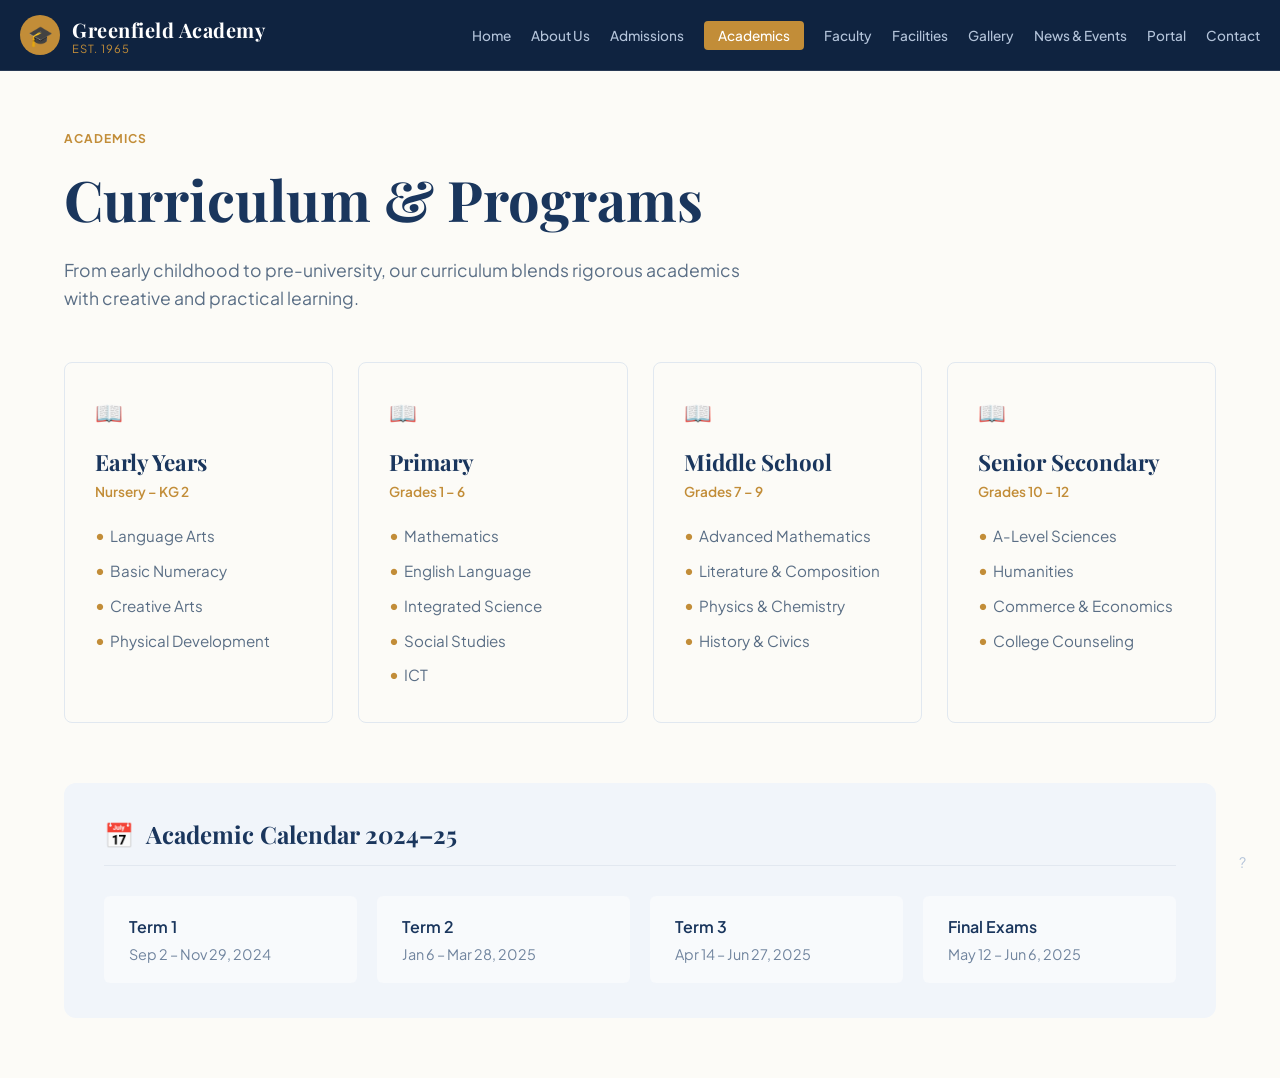
<file: academics.html>
<!DOCTYPE html>
<html lang="en">
<head>
    <meta charset="UTF-8">
    <meta name="viewport" content="width=device-width, initial-scale=1.0">
    <title>Greenfield Academy | Academics</title>
    <link rel="stylesheet" href="style.css">
    <link rel="preconnect" href="https://fonts.googleapis.com">
    <link rel="preconnect" href="https://fonts.gstatic.com" crossorigin>
    <link href="https://fonts.googleapis.com/css2?family=Playfair+Display:wght@600;700&family=Plus+Jakarta+Sans:wght@400;500;600&display=swap" rel="stylesheet">
</head>
<body class="light-theme">

    <!-- Header Navigation -->
    <header class="main-header">
        <div class="logo-container">
            <div class="logo-icon">🎓</div>
            <div class="logo-text">
                <h1>Greenfield Academy</h1>
                <span>EST. 1965</span>
            </div>
        </div>

        <!-- Added: Three-Line Menu Button for Mobile Layout -->
        <button class="menu-toggle" id="mobile-menu" aria-label="Toggle Navigation Menu">
            <span class="bar"></span>
            <span class="bar"></span>
            <span class="bar"></span>
        </button>

        <!-- Added: id="nav-menu" so JavaScript can reference it -->
        <nav class="nav-menu" id="nav-menu">
            <a href="index.html" class="nav-item">Home</a>
            <a href="about.html" class="nav-item">About Us</a>
            <a href="admissions.html" class="nav-item">Admissions</a>
            <a href="academics.html" class="nav-item active">Academics</a> <!-- Active status set to Academics -->
            <a href="faculty.html" class="nav-item">Faculty</a>
            <a href="facilities.html" class="nav-item">Facilities</a>
            <a href="gallery.html" class="nav-item">Gallery</a>
            <a href="news-events.html" class="nav-item">News & Events</a>
            <a href="portal.html" class="nav-item">Portal</a>
            <a href="contact.html" class="nav-item contact-btn">Contact</a>
        </nav>
    </header>

    <!-- Main Content Layout -->
    <main class="academics-container">
        <span class="section-tag">ACADEMICS</span>
        <h2 class="academics-main-title">Curriculum & Programs</h2>
        <p class="academics-intro-text">
            From early childhood to pre-university, our curriculum blends rigorous academics with creative and practical learning.
        </p>

        <!-- 4-Column Program Grid -->
        <div class="programs-grid">
            
            <!-- Early Years Card -->
            <div class="program-card">
                <div class="program-icon">📖</div>
                <h3>Early Years</h3>
                <span class="grade-tag">Nursery – KG 2</span>
                <ul class="program-list">
                    <li>Language Arts</li>
                    <li>Basic Numeracy</li>
                    <li>Creative Arts</li>
                    <li>Physical Development</li>
                </ul>
            </div>

            <!-- Primary Card -->
            <div class="program-card">
                <div class="program-icon">📖</div>
                <h3>Primary</h3>
                <span class="grade-tag">Grades 1 – 6</span>
                <ul class="program-list">
                    <li>Mathematics</li>
                    <li>English Language</li>
                    <li>Integrated Science</li>
                    <li>Social Studies</li>
                    <li>ICT</li>
                </ul>
            </div>

            <!-- Middle School Card -->
            <div class="program-card">
                <div class="program-icon">📖</div>
                <h3>Middle School</h3>
                <span class="grade-tag">Grades 7 – 9</span>
                <ul class="program-list">
                    <li>Advanced Mathematics</li>
                    <li>Literature & Composition</li>
                    <li>Physics & Chemistry</li>
                    <li>History & Civics</li>
                </ul>
            </div>

            <!-- Senior Secondary Card -->
            <div class="program-card">
                <div class="program-icon">📖</div>
                <h3>Senior Secondary</h3>
                <span class="grade-tag">Grades 10 – 12</span>
                <ul class="program-list">
                    <li>A-Level Sciences</li>
                    <li>Humanities</li>
                    <li>Commerce & Economics</li>
                    <li>College Counseling</li>
                </ul>
            </div>

        </div>

        <!-- Academic Calendar Container Component -->
        <section class="calendar-section">
            <div class="calendar-header">
                <span class="cal-icon">📅</span>
                <h3>Academic Calendar 2024–25</h3>
            </div>
            
            <div class="calendar-grid">
                <div class="calendar-item">
                    <h4>Term 1</h4>
                    <p>Sep 2 – Nov 29, 2024</p>
                </div>
                <div class="calendar-item">
                    <h4>Term 2</h4>
                    <p>Jan 6 – Mar 28, 2025</p>
                </div>
                <div class="calendar-item">
                    <h4>Term 3</h4>
                    <p>Apr 14 – Jun 27, 2025</p>
                </div>
                <div class="calendar-item">
                    <h4>Final Exams</h4>
                    <p>May 12 – Jun 6, 2025</p>
                </div>
            </div>
        </section>
    </main>

    <!-- Floating Help Button -->
    <div class="help-badge">?</div>

    <!-- JavaScript Toggle Engine for Mobile Interactions -->
    <script>
        document.addEventListener("DOMContentLoaded", function() {
            const mobileMenu = document.getElementById('mobile-menu');
            const navMenu = document.getElementById('nav-menu');

            if (mobileMenu && navMenu) {
                mobileMenu.addEventListener('click', function() {
                    navMenu.classList.toggle('open');
                });
            }
        });
    </script>
</body>
</html>
</file>
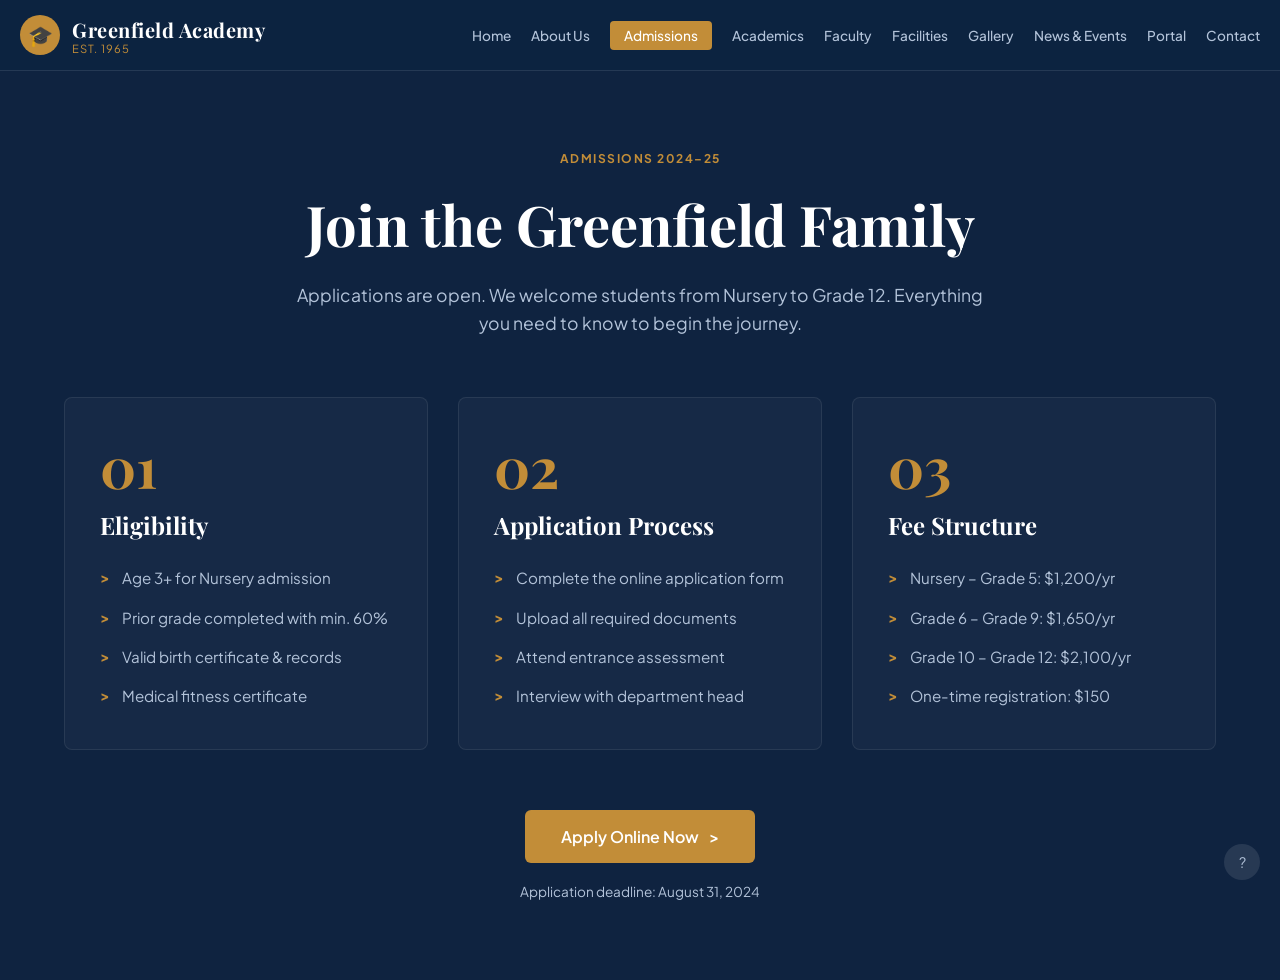
<file: admissions.html>
<!DOCTYPE html>
<html lang="en">
<head>
    <meta charset="UTF-8">
    <meta name="viewport" content="width=device-width, initial-scale=1.0">
    <title>Greenfield Academy | Admissions</title>
    <link rel="stylesheet" href="style.css">
    <link rel="preconnect" href="https://fonts.googleapis.com">
    <link rel="preconnect" href="https://fonts.gstatic.com" crossorigin>
    <link href="https://fonts.googleapis.com/css2?family=Playfair+Display:wght@600;700&family=Plus+Jakarta+Sans:wght@400;500;600&display=swap" rel="stylesheet">
</head>
<body>

    <header class="main-header">
        <div class="logo-container">
            <div class="logo-icon">🎓</div>
            <div class="logo-text">
                <h1>Greenfield Academy</h1>
                <span>EST. 1965</span>
            </div>
        </div>

        <button class="menu-toggle" id="mobile-menu" aria-label="Toggle Navigation Menu">
            <span class="bar"></span>
            <span class="bar"></span>
            <span class="bar"></span>
        </button>

        <nav class="nav-menu" id="nav-menu">
            <a href="index.html" class="nav-item">Home</a>
            <a href="about.html" class="nav-item">About Us</a>
            <a href="admissions.html" class="nav-item active">Admissions</a> <a href="academics.html" class="nav-item">Academics</a>
            <a href="faculty.html" class="nav-item">Faculty</a>
            <a href="facilities.html" class="nav-item">Facilities</a>
            <a href="gallery.html" class="nav-item">Gallery</a>
            <a href="news-events.html" class="nav-item">News & Events</a>
            <a href="portal.html" class="nav-item">Portal</a>
            <a href="contact.html" class="nav-item contact-btn">Contact</a>
        </nav>
    </header>

    <main class="admissions-container">
        <div class="center-heading-group">
            <span class="section-tag-center">ADMISSIONS 2024–25</span>
            <h2 class="admissions-main-title">Join the Greenfield Family</h2>
            <p class="admissions-subtitle">Applications are open. We welcome students from Nursery to Grade 12. Everything you need to know to begin the journey.</p>
        </div>

        <div class="admissions-grid">
            
            <div class="admission-step-card">
                <span class="step-number">01</span>
                <h3>Eligibility</h3>
                <ul class="step-list">
                    <li><span class="list-arrow">&gt;</span> Age 3+ for Nursery admission</li>
                    <li><span class="list-arrow">&gt;</span> Prior grade completed with min. 60%</li>
                    <li><span class="list-arrow">&gt;</span> Valid birth certificate & records</li>
                    <li><span class="list-arrow">&gt;</span> Medical fitness certificate</li>
                </ul>
            </div>

            <div class="admission-step-card">
                <span class="step-number">02</span>
                <h3>Application Process</h3>
                <ul class="step-list">
                    <li><span class="list-arrow">&gt;</span> Complete the online application form</li>
                    <li><span class="list-arrow">&gt;</span> Upload all required documents</li>
                    <li><span class="list-arrow">&gt;</span> Attend entrance assessment</li>
                    <li><span class="list-arrow">&gt;</span> Interview with department head</li>
                </ul>
            </div>

            <div class="admission-step-card">
                <span class="step-number">03</span>
                <h3>Fee Structure</h3>
                <ul class="step-list">
                    <li><span class="list-arrow">&gt;</span> Nursery – Grade 5: $1,200/yr</li>
                    <li><span class="list-arrow">&gt;</span> Grade 6 – Grade 9: $1,650/yr</li>
                    <li><span class="list-arrow">&gt;</span> Grade 10 – Grade 12: $2,100/yr</li>
                    <li><span class="list-arrow">&gt;</span> One-time registration: $150</li>
                </ul>
            </div>

        </div>

        <div class="admissions-cta-container">
            <a href="#" class="btn-primary large-cta">Apply Online Now <span class="arrow">&gt;</span></a>
            <p class="deadline-text">Application deadline: August 31, 2024</p>
        </div>
    </main>

    <div class="help-badge">?</div>

    <script>
        document.addEventListener("DOMContentLoaded", function() {
            const mobileMenu = document.getElementById('mobile-menu');
            const navMenu = document.getElementById('nav-menu');

            if (mobileMenu && navMenu) {
                mobileMenu.addEventListener('click', function() {
                    navMenu.classList.toggle('open');
                });
            }
        });
    </script>
</body>
</html>
</file>
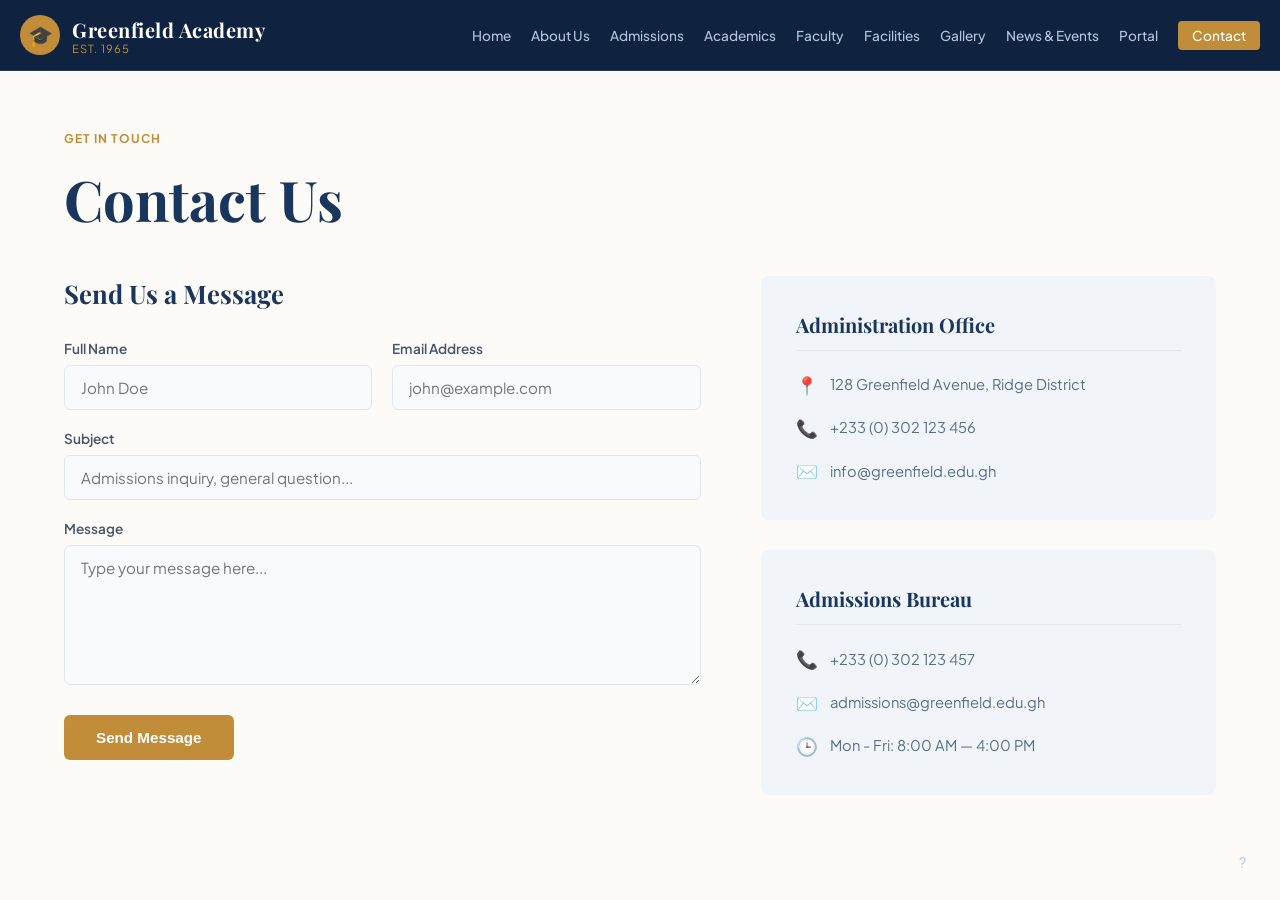
<file: contact.html>
<!DOCTYPE html>
<html lang="en">
<head>
    <meta charset="UTF-8">
    <meta name="viewport" content="width=device-width, initial-scale=1.0">
    <title>Greenfield Academy | Contact Us</title>
    <link rel="stylesheet" href="style.css">
    <link rel="preconnect" href="https://fonts.googleapis.com">
    <link rel="preconnect" href="https://fonts.gstatic.com" crossorigin>
    <link href="https://fonts.googleapis.com/css2?family=Playfair+Display:wght@600;700&family=Plus+Jakarta+Sans:wght@400;500;600&display=swap" rel="stylesheet">
</head>
<body class="light-theme">

    <!-- Header Navigation -->
    <header class="main-header">
        <div class="logo-container">
            <div class="logo-icon">🎓</div>
            <div class="logo-text">
                <h1>Greenfield Academy</h1>
                <span>EST. 1965</span>
            </div>
        </div>

        <!-- Added: Three-Line Menu Button for Mobile Layout -->
        <button class="menu-toggle" id="mobile-menu" aria-label="Toggle Navigation Menu">
            <span class="bar"></span>
            <span class="bar"></span>
            <span class="bar"></span>
        </button>

        <!-- Added: id="nav-menu" so JavaScript can reference it -->
        <nav class="nav-menu" id="nav-menu">
            <a href="index.html" class="nav-item">Home</a>
            <a href="about.html" class="nav-item">About Us</a>
            <a href="admissions.html" class="nav-item">Admissions</a>
            <a href="academics.html" class="nav-item">Academics</a>
            <a href="faculty.html" class="nav-item">Faculty</a>
            <a href="facilities.html" class="nav-item">Facilities</a>
            <a href="gallery.html" class="nav-item">Gallery</a>
            <a href="news-events.html" class="nav-item">News & Events</a>
            <a href="portal.html" class="nav-item">Portal</a>
            <a href="contact.html" class="nav-item active contact-btn">Contact</a> <!-- Restored template destination pointer link -->
        </nav>
    </header>

    <!-- Main Content Grid -->
    <main class="contact-container">
        <span class="section-tag">GET IN TOUCH</span>
        <h2 class="contact-main-title">Contact Us</h2>

        <!-- Split 2-Column Layout -->
        <div class="contact-split-grid">
            
            <!-- Left Side: Interactive Contact Form -->
            <section class="contact-form-block">
                <h3>Send Us a Message</h3>
                <form class="clean-form">
                    <div class="form-row">
                        <div class="form-group">
                            <label for="fullName">Full Name</label>
                            <input type="text" id="fullName" placeholder="John Doe" required>
                        </div>
                        <div class="form-group">
                            <label for="emailAddr">Email Address</label>
                            <input type="email" id="emailAddr" placeholder="john@example.com" required>
                        </div>
                    </div>
                    
                    <div class="form-group">
                        <label for="msgSubject">Subject</label>
                        <input type="text" id="msgSubject" placeholder="Admissions inquiry, general question..." required>
                    </div>

                    <div class="form-group">
                        <label for="msgContent">Message</label>
                        <textarea id="msgContent" rows="6" placeholder="Type your message here..." required></textarea>
                    </div>

                    <button type="submit" class="btn-primary form-submit-btn">Send Message</button>
                </form>
            </section>

            <!-- Right Side: Structural Info Directory Blocks -->
            <aside class="contact-info-directory">
                
                <!-- Section 1: Main Admin Office -->
                <div class="directory-card">
                    <h4>Administration Office</h4>
                    <ul class="directory-list">
                        <li><span class="dir-icon">📍</span> 128 Greenfield Avenue, Ridge District</li>
                        <li><span class="dir-icon">📞</span> +233 (0) 302 123 456</li>
                        <li><span class="dir-icon">✉️</span> info@greenfield.edu.gh</li>
                    </ul>
                </div>

                <!-- Section 2: Admissions Bureau -->
                <div class="directory-card">
                    <h4>Admissions Bureau</h4>
                    <ul class="directory-list">
                        <li><span class="dir-icon">📞</span> +233 (0) 302 123 457</li>
                        <li><span class="dir-icon">✉️</span> admissions@greenfield.edu.gh</li>
                        <li><span class="dir-icon">🕒</span> Mon - Fri: 8:00 AM — 4:00 PM</li>
                    </ul>
                </div>

            </aside>

        </div>
    </main>

    <!-- Floating Help Button -->
    <div class="help-badge">?</div>

    <!-- JavaScript Toggle Engine for Mobile Interactions -->
    <script>
        document.addEventListener("DOMContentLoaded", function() {
            const mobileMenu = document.getElementById('mobile-menu');
            const navMenu = document.getElementById('nav-menu');

            if (mobileMenu && navMenu) {
                mobileMenu.addEventListener('click', function() {
                    navMenu.classList.toggle('open');
                });
            }
        });
    </script>
</body>
</html>
</file>
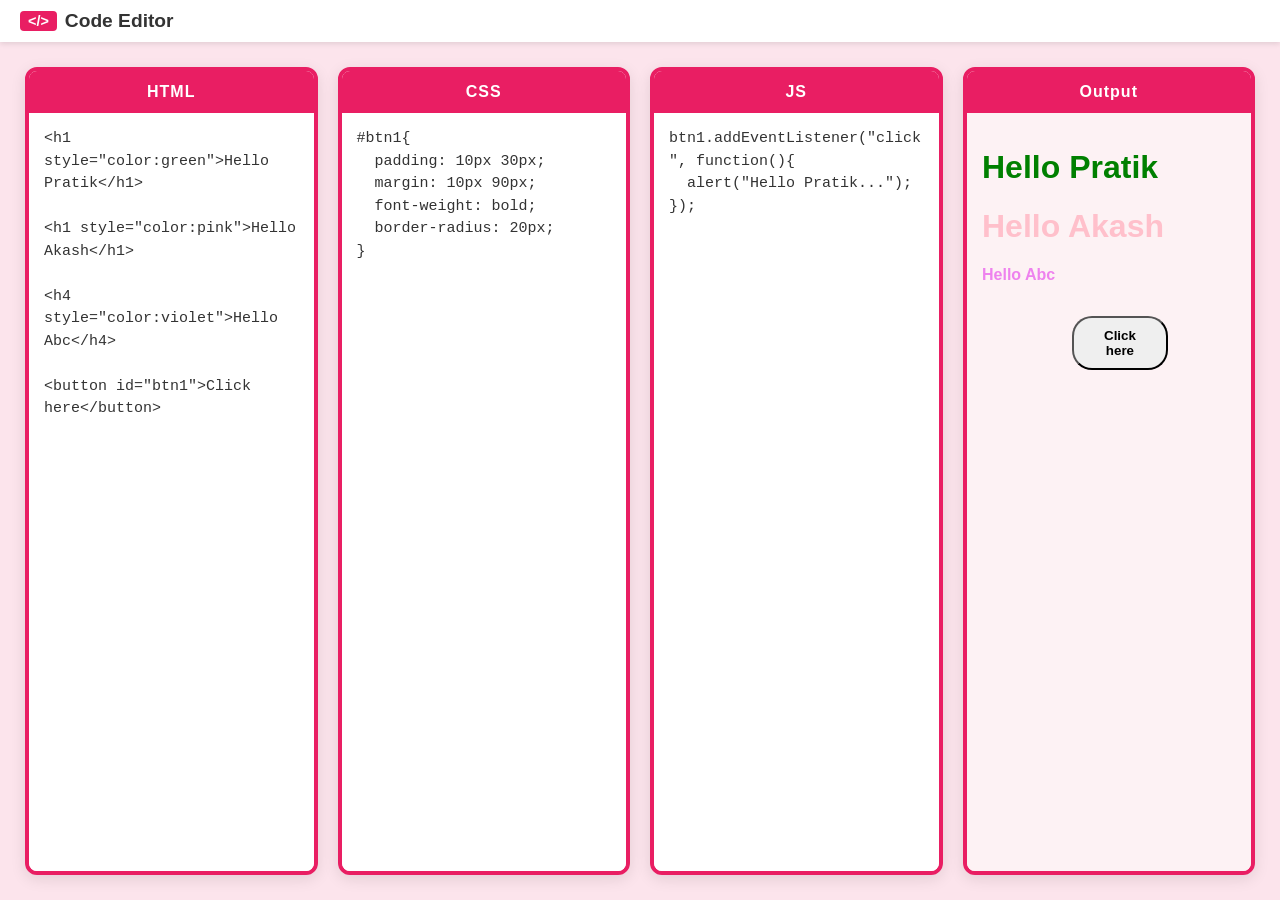
<file: demo45.html>
<!DOCTYPE html>
<html lang="en">
<head>
    <meta charset="UTF-8">
    <meta name="viewport" content="width=device-width, initial-scale=1.0">
    <title>Code Editor</title>
    <style>
        * {
            box-sizing: border-box;
            margin: 0;
            padding: 0;
            font-family: 'Segoe UI', Tahoma, Geneva, Verdana, sans-serif;
        }

        body {
            background-color: #fce4ec; /* Light pink background matching the video */
            height: 100vh;
            display: flex;
            flex-direction: column;
            overflow: hidden;
        }

        /* Top Header Navigation Panel */
        .header {
            background-color: #fff;
            padding: 10px 20px;
            display: flex;
            align-items: center;
            box-shadow: 0 2px 5px rgba(0,0,0,0.1);
            z-index: 10;
        }

        .logo {
            font-size: 1.2rem;
            font-weight: bold;
            color: #333;
            display: flex;
            align-items: center;
            gap: 8px;
        }

        .logo-icon {
            background-color: #e91e63;
            color: white;
            padding: 2px 8px;
            border-radius: 4px;
            font-size: 0.9rem;
        }

        /* Main Workspace Container */
        .editor-container {
            display: flex;
            flex: 1;
            padding: 25px;
            gap: 20px;
            height: calc(100vh - 50px);
        }

        /* Individual Column Wrapper */
        .column {
            flex: 1;
            display: flex;
            flex-direction: column;
            background: #fff;
            border-radius: 12px;
            box-shadow: 0 4px 15px rgba(0, 0, 0, 0.1);
            overflow: hidden;
            border: 4px solid #fff; /* White structural border */
        }

        /* Color Borders for each specific column */
        .column.html-col { border-color: #e91e63; }
        .column.css-col { border-color: #e91e63; }
        .column.js-col { border-color: #e91e63; }
        .column.output-col { border-color: #e91e63; }

        /* Column Header Tabs */
        .column-header {
            padding: 12px;
            text-align: center;
            font-weight: bold;
            color: white;
            font-size: 1rem;
            letter-spacing: 1px;
        }

        /* Header Specific Tab Colors */
        .html-header { background-color: #e91e63; }
        .css-header { background-color: #e91e63; }
        .js-header { background-color: #e91e63; }
        .output-header { background-color: #e91e63; }

        /* Textareas and Output Frame */
        textarea {
            width: 100%;
            height: 100%;
            border: none;
            outline: none;
            padding: 15px;
            font-family: 'Courier New', Courier, monospace;
            font-size: 15px;
            resize: none;
            background-color: #fff;
            color: #333;
            line-height: 1.5;
        }

        /* Specific input placeholder styles */
        textarea::placeholder {
            color: #999;
            font-style: italic;
        }

        iframe {
            width: 100%;
            height: 100%;
            border: none;
            background-color: #fdf2f4; /* Subtle pink tint inside output frame */
        }
    </style>
</head>
<body>

    <div class="header">
        <div class="logo">
            <span class="logo-icon">&lt;/&gt;</span> Code Editor
        </div>
    </div>

    <div class="editor-container">
        
        <div class="column html-col">
            <div class="column-header html-header">HTML</div>
            <textarea id="html-code" placeholder="Enter HTML Code Here...." spellcheck="false">&lt;h1 style="color:green"&gt;Hello Pratik&lt;/h1&gt;

&lt;h1 style="color:pink"&gt;Hello Akash&lt;/h1&gt;

&lt;h4 style="color:violet"&gt;Hello Abc&lt;/h4&gt;

&lt;button id="btn1"&gt;Click here&lt;/button&gt;</textarea>
        </div>

        <div class="column css-col">
            <div class="column-header css-header">CSS</div>
            <textarea id="css-code" placeholder="Enter CSS Code Here...." spellcheck="false">#btn1{
  padding: 10px 30px;
  margin: 10px 90px;
  font-weight: bold;
  border-radius: 20px;
}</textarea>
        </div>

        <div class="column js-col">
            <div class="column-header js-header">JS</div>
            <textarea id="js-code" placeholder="Enter JS Code Here...." spellcheck="false">btn1.addEventListener("click", function(){
  alert("Hello Pratik...");
});</textarea>
        </div>

        <div class="column output-col">
            <div class="column-header output-header">Output</div>
            <iframe id="output"></iframe>
        </div>

    </div>

    <script>
        const htmlEditor = document.getElementById('html-code');
        const cssEditor = document.getElementById('css-code');
        const jsEditor = document.getElementById('js-code');
        const outputFrame = document.getElementById('output');

        function updateOutput() {
            const html = htmlEditor.value;
            const css = cssEditor.value;
            const js = jsEditor.value;

            // Generate a complete document structure inside the iframe
            const iframeSource = `
                <!DOCTYPE html>
                <html lang="en">
                <head>
                    <meta charset="UTF-8">
                    <style>
                        /* Base styling for the frame preview */
                        body { 
                            font-family: sans-serif; 
                            padding: 15px; 
                            margin: 0;
                        }
                        ${css}
                    </style>
                </head>
                <body>
                    ${html}
                    <script>
                        try {
                            // Run JS safely within frame scope
                            ${js}
                        } catch (err) {
                            console.error(err);
                        }
                    <\/script>
                </body>
                </html>
            `;

            // Write content directly into the frame
            const doc = outputFrame.contentDocument || outputFrame.contentWindow.document;
            doc.open();
            doc.write(iframeSource);
            doc.close();
        }

        // Event listeners to update preview in real-time as you type
        htmlEditor.addEventListener('input', updateOutput);
        cssEditor.addEventListener('input', updateOutput);
        jsEditor.addEventListener('input', updateOutput);

        // Initial render run on page load
        updateOutput();
    </script>
</body>
</html>
</file>
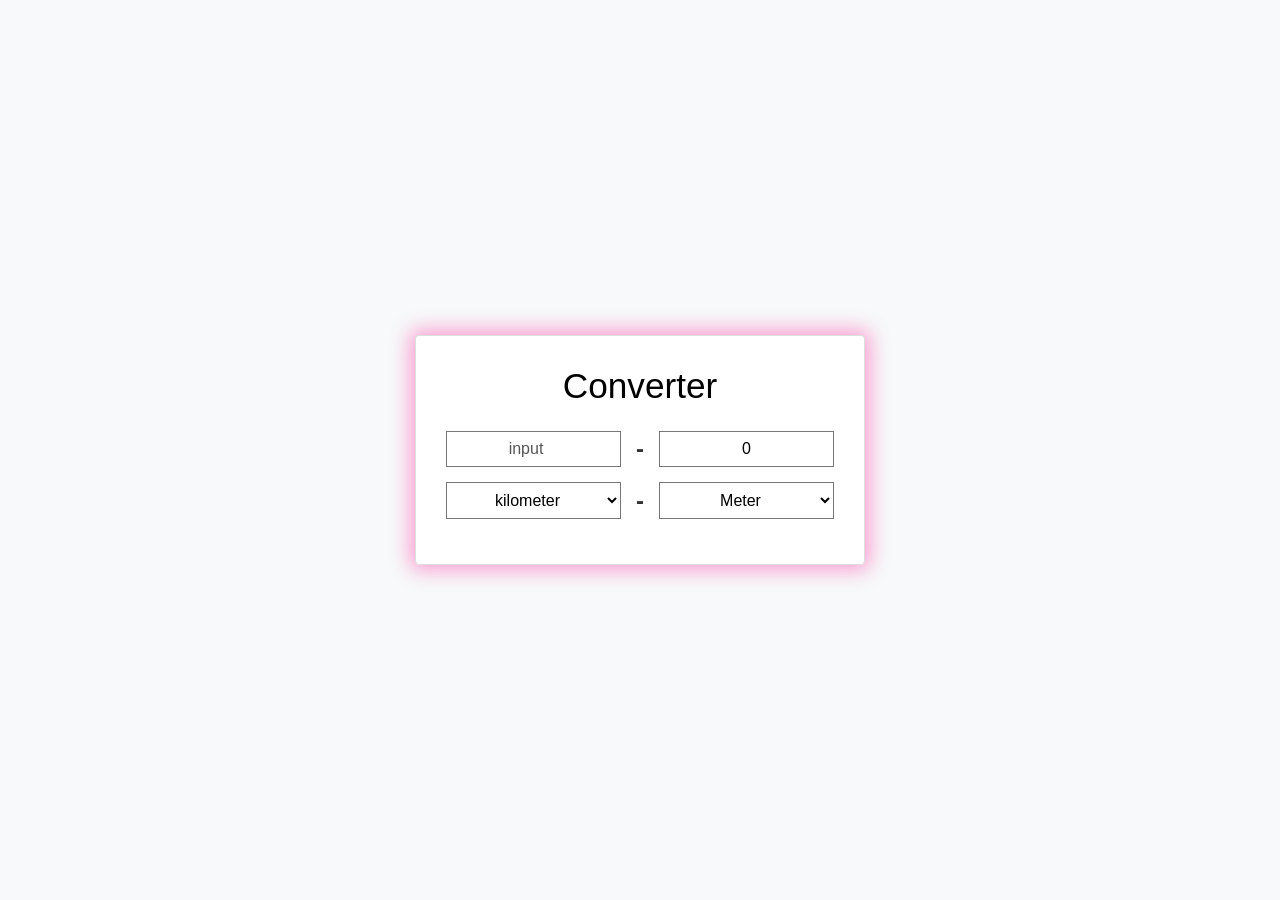
<file: demo46.html>
<!DOCTYPE html>
<html lang="en">
<head>
    <meta charset="UTF-8">
    <meta name="viewport" content="width=device-width, initial-scale=1.0">
    <title>Converter</title>
    <style>
        * {
            box-sizing: border-box;
            margin: 0;
            padding: 0;
            font-family: Arial, sans-serif;
        }

        body {
            display: flex;
            justify-content: center;
            align-items: center;
            height: 100vh;
            background-color: #f7f9fa;
        }

        /* Centered Box with the Pink Glow Effect */
        .converter-box {
            background-color: #ffffff;
            border: 1px solid #ddd;
            border-radius: 4px;
            padding: 30px;
            width: 450px;
            text-align: center;
            /* Box shadow mimicking the distinct pink glow from the video */
            box-shadow: 0 0 20px 5px rgba(255, 20, 147, 0.4);
        }

        h1 {
            font-size: 2.2rem;
            margin-bottom: 25px;
            color: #000;
            font-weight: normal;
        }

        /* Layout Grid for inputs and selectors */
        .grid-container {
            display: grid;
            grid-template-columns: 1fr auto 1fr;
            gap: 15px;
            align-items: center;
            margin-bottom: 15px;
        }

        .separator {
            font-size: 1.5rem;
            font-weight: bold;
            color: #333;
        }

        /* Styling Form Elements */
        input, select {
            width: 100%;
            padding: 8px 12px;
            font-size: 1rem;
            border: 1px solid #777;
            outline: none;
            background-color: #fff;
            text-align: center;
        }

        input::placeholder {
            color: #555;
        }

        /* Specific text center alignment for output box matching the placeholder state */
        #output-val {
            background-color: #fff;
        }
    </style>
</head>
<body>

    <div class="converter-box">
        <h1>Converter</h1>
        
        <div class="grid-container">
            <input type="number" id="input-val" placeholder="input">
            <div class="separator">-</div>
            <input type="text" id="output-val" value="0" readonly>
        </div>

        <div class="grid-container">
            <select id="input-unit">
                <option value="km">kilometer</option>
                <option value="m">meter</option>
            </select>
            <div class="separator">-</div>
            <select id="output-unit">
                <option value="m">Meter</option>
                <option value="km">Kilometer</option>
            </select>
        </div>
    </div>

    <script>
        const inputVal = document.getElementById('input-val');
        const outputVal = document.getElementById('output-val');
        const inputUnit = document.getElementById('input-unit');
        const outputUnit = document.getElementById('output-unit');

        function performConversion() {
            const value = parseFloat(inputVal.value);
            
            // If field is empty or not a number, reset output to 0
            if (isNaN(value)) {
                outputVal.value = "0";
                return;
            }

            const fromUnit = inputUnit.value;
            const toUnit = outputUnit.value;
            let result = value;

            // Conversion Logic
            if (fromUnit === 'km' && toUnit === 'm') {
                result = value * 1000;
            } else if (fromUnit === 'm' && toUnit === 'km') {
                result = value / 1000;
            }
            // If units match (e.g. km to km), result remains value

            outputVal.value = result;
        }

        // Listen for input modifications or unit switches
        inputVal.addEventListener('input', performConversion);
        inputUnit.addEventListener('change', performConversion);
        outputUnit.addEventListener('change', performConversion);
    </script>

</body>
</html>
</file>
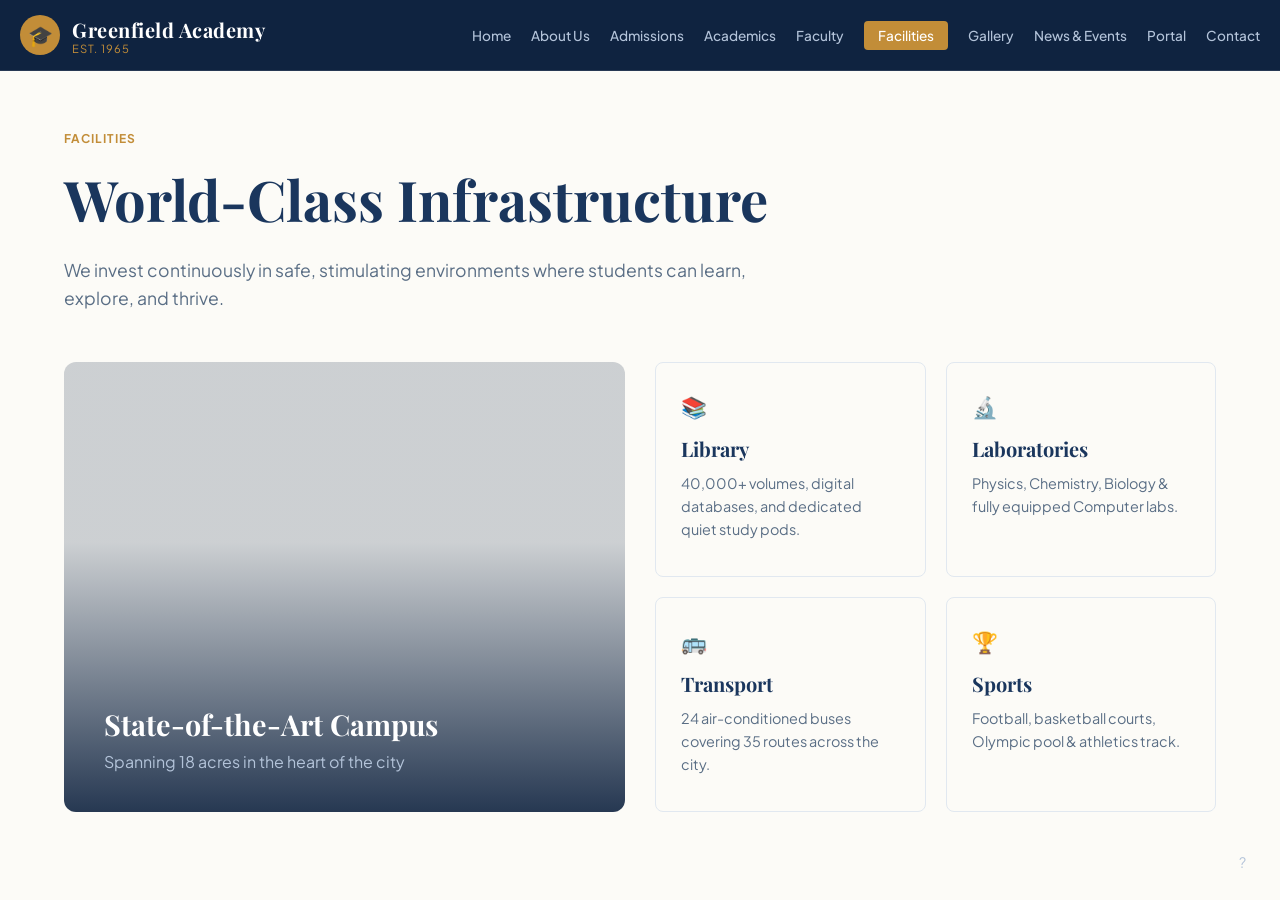
<file: facilities.html>
<!DOCTYPE html>
<html lang="en">
<head>
    <meta charset="UTF-8">
    <meta name="viewport" content="width=device-width, initial-scale=1.0">
    <title>Greenfield Academy | Facilities</title>
    <link rel="stylesheet" href="style.css">
    <link rel="preconnect" href="https://fonts.googleapis.com">
    <link rel="preconnect" href="https://fonts.gstatic.com" crossorigin>
    <link href="https://fonts.googleapis.com/css2?family=Playfair+Display:wght@600;700&family=Plus+Jakarta+Sans:wght@400;500;600&display=swap" rel="stylesheet">
</head>
<body class="light-theme">

    <header class="main-header">
        <div class="logo-container">
            <div class="logo-icon">🎓</div>
            <div class="logo-text">
                <h1>Greenfield Academy</h1>
                <span>EST. 1965</span>
            </div>
        </div>
        
        <button class="menu-toggle" id="mobile-menu" aria-label="Toggle Navigation Menu">
            <span class="bar"></span>
            <span class="bar"></span>
            <span class="bar"></span>
        </button>

        <nav class="nav-menu" id="nav-menu">
            <a href="index.html" class="nav-item">Home</a>
            <a href="about.html" class="nav-item">About Us</a>
            <a href="admissions.html" class="nav-item">Admissions</a>
            <a href="academics.html" class="nav-item">Academics</a>
            <a href="faculty.html" class="nav-item">Faculty</a>
            <a href="facilities.html" class="nav-item active">Facilities</a> <a href="gallery.html" class="nav-item">Gallery</a>
            <a href="news-events.html" class="nav-item">News & Events</a>
            <a href="portal.html" class="nav-item">Portal</a>
            <a href="contact.html" class="nav-item contact-btn">Contact</a>
        </nav>
    </header>

    <main class="facilities-container">
        <span class="section-tag">FACILITIES</span>
        <h2 class="facilities-main-title">World-Class Infrastructure</h2>
        <p class="facilities-intro-text">
            We invest continuously in safe, stimulating environments where students can learn, explore, and thrive.
        </p>

        <div class="facilities-layout-grid">
            
            <div class="featured-campus-card">
                <div class="card-overlay-content">
                    <h3>State-of-the-Art Campus</h3>
                    <p>Spanning 18 acres in the heart of the city</p>
                </div>
            </div>

            <div class="amenities-subgrid">
                
                <div class="facility-item-card">
                    <div class="facility-icon">📚</div>
                    <h4>Library</h4>
                    <p>40,000+ volumes, digital databases, and dedicated quiet study pods.</p>
                </div>

                <div class="facility-item-card">
                    <div class="facility-icon">🔬</div>
                    <h4>Laboratories</h4>
                    <p>Physics, Chemistry, Biology & fully equipped Computer labs.</p>
                </div>

                <div class="facility-item-card">
                    <div class="facility-icon">🚌</div>
                    <h4>Transport</h4>
                    <p>24 air-conditioned buses covering 35 routes across the city.</p>
                </div>

                <div class="facility-item-card">
                    <div class="facility-icon">🏆</div>
                    <h4>Sports</h4>
                    <p>Football, basketball courts, Olympic pool & athletics track.</p>
                </div>

            </div>
        </div>
    </main>

    <div class="help-badge">?</div>

    <script>
        document.addEventListener("DOMContentLoaded", function() {
            const mobileMenu = document.getElementById('mobile-menu');
            const navMenu = document.getElementById('nav-menu');

            if (mobileMenu && navMenu) {
                mobileMenu.addEventListener('click', function() {
                    navMenu.classList.toggle('open');
                });
            }
        });
    </script>
</body>
</html>
</file>
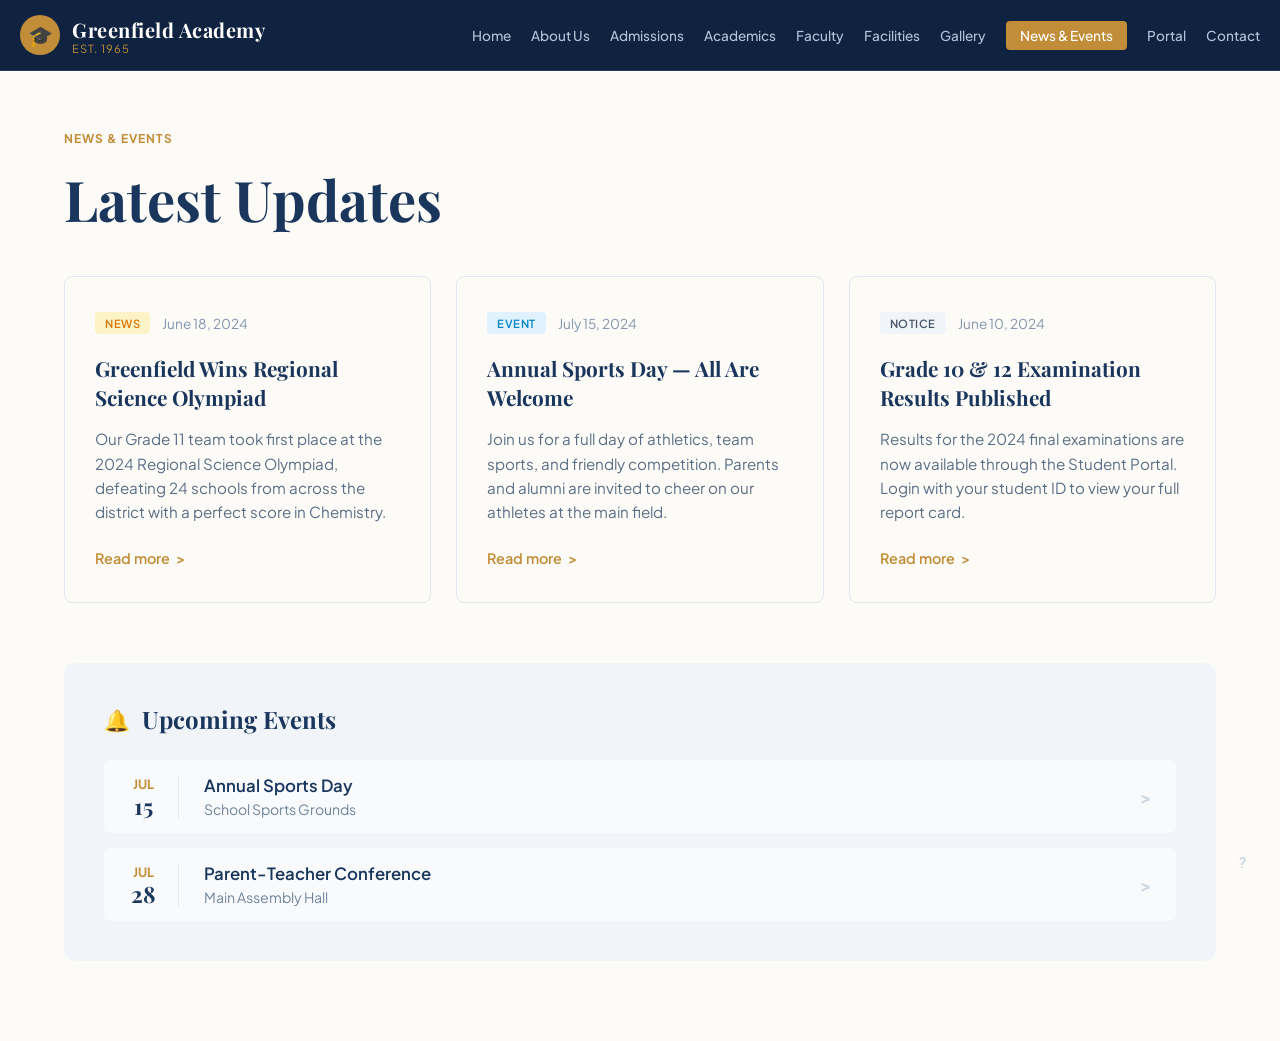
<file: news-events.html>
<!DOCTYPE html>
<html lang="en">
<head>
    <meta charset="UTF-8">
    <meta name="viewport" content="width=device-width, initial-scale=1.0">
    <title>Greenfield Academy | News & Events</title>
    <link rel="stylesheet" href="style.css">
    <link rel="preconnect" href="https://fonts.googleapis.com">
    <link rel="preconnect" href="https://fonts.gstatic.com" crossorigin>
    <link href="https://fonts.googleapis.com/css2?family=Playfair+Display:wght@600;700&family=Plus+Jakarta+Sans:wght@400;500;600&display=swap" rel="stylesheet">
</head>
<body class="light-theme">

    <!-- Header Navigation -->
    <header class="main-header">
        <div class="logo-container">
            <div class="logo-icon">🎓</div>
            <div class="logo-text">
                <h1>Greenfield Academy</h1>
                <span>EST. 1965</span>
            </div>
        </div>

        <!-- Added: Three-Line Menu Button for Mobile Layout -->
        <button class="menu-toggle" id="mobile-menu" aria-label="Toggle Navigation Menu">
            <span class="bar"></span>
            <span class="bar"></span>
            <span class="bar"></span>
        </button>

        <!-- Added: id="nav-menu" so JavaScript can reference it -->
        <nav class="nav-menu" id="nav-menu">
            <a href="index.html" class="nav-item">Home</a>
            <a href="about.html" class="nav-item">About Us</a>
            <a href="admissions.html" class="nav-item">Admissions</a>
            <a href="academics.html" class="nav-item">Academics</a>
            <a href="faculty.html" class="nav-item">Faculty</a>
            <a href="facilities.html" class="nav-item">Facilities</a>
            <a href="gallery.html" class="nav-item">Gallery</a>
            <a href="news-events.html" class="nav-item active">News & Events</a> <!-- Active status set to News & Events -->
            <a href="portal.html" class="nav-item">Portal</a>
            <a href="contact.html" class="nav-item contact-btn">Contact</a>
        </nav>
    </header>

    <!-- Main Section Container -->
    <main class="news-container">
        <span class="section-tag">NEWS & EVENTS</span>
        <h2 class="news-main-title">Latest Updates</h2>

        <!-- Featured News/Updates Cards Grid -->
        <div class="news-cards-grid">
            
            <!-- Card 1: News -->
            <article class="news-update-card">
                <div class="card-meta">
                    <span class="update-badge news-tag">NEWS</span>
                    <span class="update-date">June 18, 2024</span>
                </div>
                <h3>Greenfield Wins Regional Science Olympiad</h3>
                <p>Our Grade 11 team took first place at the 2024 Regional Science Olympiad, defeating 24 schools from across the district with a perfect score in Chemistry.</p>
                <a href="#" class="read-more-link">Read more <span class="arrow">&gt;</span></a>
            </article>

            <!-- Card 2: Event -->
            <article class="news-update-card">
                <div class="card-meta">
                    <span class="update-badge event-tag">EVENT</span>
                    <span class="update-date">July 15, 2024</span>
                </div>
                <h3>Annual Sports Day — All Are Welcome</h3>
                <p>Join us for a full day of athletics, team sports, and friendly competition. Parents and alumni are invited to cheer on our athletes at the main field.</p>
                <a href="#" class="read-more-link">Read more <span class="arrow">&gt;</span></a>
            </article>

            <!-- Card 3: Notice -->
            <article class="news-update-card">
                <div class="card-meta">
                    <span class="update-badge notice-tag">NOTICE</span>
                    <span class="update-date">June 10, 2024</span>
                </div>
                <h3>Grade 10 & 12 Examination Results Published</h3>
                <p>Results for the 2024 final examinations are now available through the Student Portal. Login with your student ID to view your full report card.</p>
                <a href="#" class="read-more-link">Read more <span class="arrow">&gt;</span></a>
            </article>

        </div>

        <!-- Upcoming Calendar Agenda List -->
        <section class="upcoming-events-section">
            <div class="upcoming-header">
                <span class="bell-icon">🔔</span>
                <h3>Upcoming Events</h3>
            </div>

            <div class="agenda-list">
                
                <!-- Event Row 1 -->
                <div class="agenda-item">
                    <div class="agenda-date-box">
                        <span class="agenda-month">Jul</span>
                        <span class="agenda-day">15</span>
                    </div>
                    <div class="agenda-details">
                        <h4>Annual Sports Day</h4>
                        <p>School Sports Grounds</p>
                    </div>
                    <div class="agenda-arrow">&gt;</div>
                </div>

                <!-- Event Row 2 -->
                <div class="agenda-item">
                    <div class="agenda-date-box">
                        <span class="agenda-month">Jul</span>
                        <span class="agenda-day">28</span>
                    </div>
                    <div class="agenda-details">
                        <h4>Parent-Teacher Conference</h4>
                        <p>Main Assembly Hall</p>
                    </div>
                    <div class="agenda-arrow">&gt;</div>
                </div>

            </div>
        </section>
    </main>

    <!-- Floating Help Button -->
    <div class="help-badge">?</div>

    <!-- JavaScript Toggle Engine for Mobile Interactions -->
    <script>
        document.addEventListener("DOMContentLoaded", function() {
            const mobileMenu = document.getElementById('mobile-menu');
            const navMenu = document.getElementById('nav-menu');

            if (mobileMenu && navMenu) {
                mobileMenu.addEventListener('click', function() {
                    navMenu.classList.toggle('open');
                });
            }
        });
    </script>
</body>
</html>
</file>
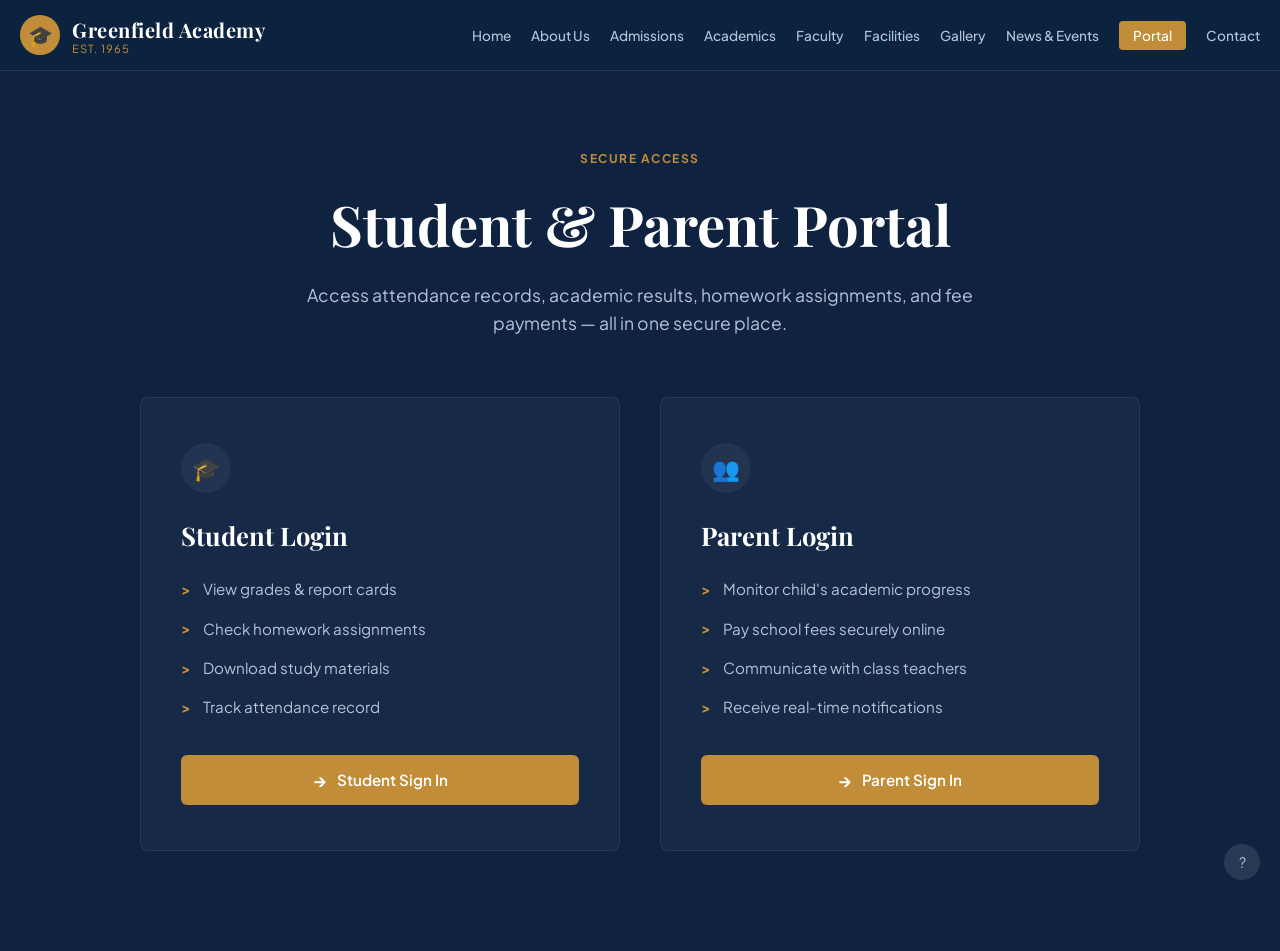
<file: portal.html>
<!DOCTYPE html>
<html lang="en">
<head>
    <meta charset="UTF-8">
    <meta name="viewport" content="width=device-width, initial-scale=1.0">
    <title>Greenfield Academy | Student & Parent Portal</title>
    <link rel="stylesheet" href="style.css">
    <link rel="preconnect" href="https://fonts.googleapis.com">
    <link rel="preconnect" href="https://fonts.gstatic.com" crossorigin>
    <link href="https://fonts.googleapis.com/css2?family=Playfair+Display:wght@600;700&family=Plus+Jakarta+Sans:wght@400;500;600&display=swap" rel="stylesheet">
</head>
<body>

    <!-- Header Navigation -->
    <header class="main-header">
        <div class="logo-container">
            <div class="logo-icon">🎓</div>
            <div class="logo-text">
                <h1>Greenfield Academy</h1>
                <span>EST. 1965</span>
            </div>
        </div>

        <!-- Added: Three-Line Menu Button for Mobile Layout -->
        <button class="menu-toggle" id="mobile-menu" aria-label="Toggle Navigation Menu">
            <span class="bar"></span>
            <span class="bar"></span>
            <span class="bar"></span>
        </button>

        <!-- Fixed: Removed duplicate nested nav tags and added id="nav-menu" -->
        <nav class="nav-menu" id="nav-menu">
            <a href="index.html" class="nav-item">Home</a>
            <a href="about.html" class="nav-item">About Us</a>
            <a href="admissions.html" class="nav-item">Admissions</a>
            <a href="academics.html" class="nav-item">Academics</a>
            <a href="faculty.html" class="nav-item">Faculty</a>
            <a href="facilities.html" class="nav-item">Facilities</a>
            <a href="gallery.html" class="nav-item">Gallery</a>
            <a href="news-events.html" class="nav-item">News & Events</a>
            <a href="portal.html" class="nav-item active">Portal</a> <!-- Active status set to Portal -->
            <a href="contact.html" class="nav-item contact-btn">Contact</a>
        </nav>
    </header>

    <!-- Main Portal Gateway Section -->
    <main class="portal-container">
        <div class="center-heading-group">
            <span class="section-tag-center">SECURE ACCESS</span>
            <h2 class="portal-main-title">Student & Parent Portal</h2>
            <p class="portal-subtitle">
                Access attendance records, academic results, homework assignments, and fee payments — all in one secure place.
            </p>
        </div>

        <!-- Two Portal Gateway Columns -->
        <div class="portal-grid">
            
            <!-- Student Entry Card -->
            <div class="portal-card-box">
                <div class="portal-badge-icon">🎓</div>
                <h3>Student Login</h3>
                <ul class="portal-features-list">
                    <li><span class="list-arrow">&gt;</span> View grades & report cards</li>
                    <li><span class="list-arrow">&gt;</span> Check homework assignments</li>
                    <li><span class="list-arrow">&gt;</span> Download study materials</li>
                    <li><span class="list-arrow">&gt;</span> Track attendance record</li>
                </ul>
                <a href="student_login.html" class="btn-primary portal-action-btn">
                    <span class="auth-icon">→</span> Student Sign In
                </a>
            </div>

            <!-- Parent Entry Card -->
            <div class="portal-card-box">
                <div class="portal-badge-icon">👥</div>
                <h3>Parent Login</h3>
                <ul class="portal-features-list">
                    <li><span class="list-arrow">&gt;</span> Monitor child's academic progress</li>
                    <li><span class="list-arrow">&gt;</span> Pay school fees securely online</li>
                    <li><span class="list-arrow">&gt;</span> Communicate with class teachers</li>
                    <li><span class="list-arrow">&gt;</span> Receive real-time notifications</li>
                </ul>
                <a href="student_login.html" class="btn-primary portal-action-btn">
                    <span class="auth-icon">→</span> Parent Sign In
                </a>
            </div>

        </div>
    </main>

    <!-- Floating Help Button -->
    <div class="help-badge">?</div>

    <!-- JavaScript Toggle Engine for Mobile Interactions -->
    <script>
        document.addEventListener("DOMContentLoaded", function() {
            const mobileMenu = document.getElementById('mobile-menu');
            const navMenu = document.getElementById('nav-menu');

            if (mobileMenu && navMenu) {
                mobileMenu.addEventListener('click', function() {
                    navMenu.classList.toggle('open');
                });
            }
        });
    </script>
</body>
</html>
</file>
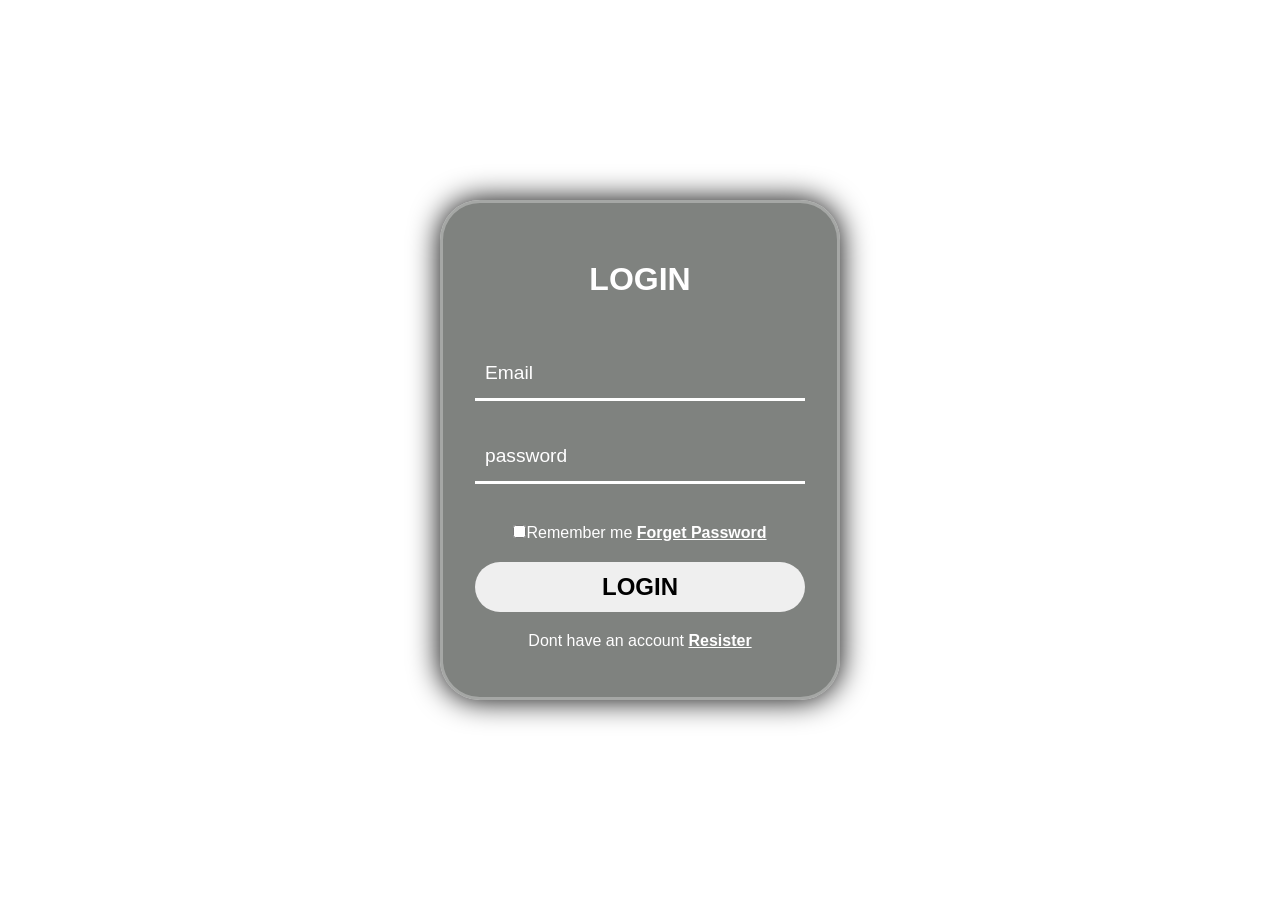
<file: student_login.html>
<!DOCTYPE html>
<html >
<head>
	<meta charset="utf-8">
	<meta name="viewport" content="width=device-width, initial-scale=1">
	<meta name="viewport" content="width-device">
	<script src="B:\movie\Wallpaper\2.jpg" crossorigin="anonymous"></script>

	   <link rel="stylesheet" href="Lstyle.css">

	<title></title>
</head>
<body>
	<div class="container">
		<h2>Login</h2>
		<form action="">
			
			<div class="form-group">
				<input type="email" required >
				<label for="">Email</label>
				<i class="fa-solid fa-envelope"></i>
</div>
				<div class="form-group">
				<input type="password" required >
				<label for="">password</label>
				</div>
				<p><input type="checkbox">Remember me <a href="a">Forget Password</a></p>
			<input  id="btn"  type="button" value="Login">
			<p>Dont have an account <a href="#">Resister</a></p>


		</form>
	</div>
	

</body>
</html>
</file>
<file: style.css>
/* --- Global Reset & Variables --- */
* {
    margin: 0;
    padding: 0;
    box-sizing: border-box;
}

:root {
    --primary-blue: #1a365d;
    --dark-blue: #0f2340;
    --gold: #c28d38;
    --gold-hover: #a6762c;
    --text-white: #ffffff;
    --text-muted: #b3c3d9;
    --font-heading: 'Playfair Display', serif;
    --font-body: 'Plus Jakarta Sans', sans-serif;
}

body {
    font-family: var(--font-body);
    background-color: var(--dark-blue);
    color: var(--text-white);
    overflow-x: hidden;
}

/* --- Header Layout --- */
.main-header {
    background-color: var(--dark-blue);
    display: flex;
    justify-content: space-between;
    align-items: center;
    padding: 15px 5%;
    border-bottom: 1px solid rgba(255, 255, 255, 0.1);
}

.logo-container {
    display: flex;
    align-items: center;
    gap: 12px;
}

.logo-icon {
    background-color: var(--gold);
    width: 40px;
    height: 40px;
    border-radius: 50%;
    display: flex;
    justify-content: center;
    align-items: center;
    font-size: 20px;
}

.logo-text h1 {
    font-family: var(--font-heading);
    font-size: 1.25rem;
    font-weight: 700;
    letter-spacing: 0.5px;
}

.logo-text span {
    font-size: 0.7rem;
    color: var(--gold);
    letter-spacing: 1px;
    display: block;
    margin-top: -2px;
}

.nav-menu {
    display: flex;
    align-items: center;
    gap: 20px;
}

.nav-item {
    color: var(--text-muted);
    text-decoration: none;
    font-size: 0.85rem;
    font-weight: 500;
    transition: color 0.3s ease;
}

.nav-item:hover {
    color: var(--text-white);
}

.nav-item.active {
    background-color: var(--gold);
    color: var(--text-white);
    padding: 6px 14px;
    border-radius: 4px;
}

/* --- Announcement Bar --- */
.announcement-bar {
    background-color: var(--gold);
    color: var(--text-white);
    padding: 10px 5%;
    font-size: 0.85rem;
    display: flex;
    align-items: center;
    gap: 15px;
}

.announcement-tag {
    font-weight: 700;
    letter-spacing: 1px;
    border-right: 1px solid rgba(255, 255, 255, 0.4);
    padding-right: 15px;
}

.announcement-text {
    font-weight: 400;
}

/* --- Hero Section --- */
.hero-section {
    position: relative;
    min-height: calc(100vh - 120px);
    background: linear-gradient(rgba(15, 35, 64, 0.85), rgba(15, 35, 64, 0.95)), 
                url('https://images.unsplash.com/photo-1523050854058-8df90110c9f1?q=80&w=1920') no-repeat center center/cover;
    display: flex;
    flex-direction: column;
    justify-content: center;
    padding: 4% 8% 8% 8%;
}

.hero-content {
    max-width: 550px;
    margin-bottom: 60px;
}

.hero-title {
    font-family: var(--font-heading);
    font-size: 4rem;
    line-height: 1.1;
    margin-bottom: 25px;
}

.highlight-text {
    color: var(--gold);
}

.hero-description {
    color: var(--text-muted);
    font-size: 1.1rem;
    line-height: 1.6;
    margin-bottom: 35px;
}

/* --- Action Buttons --- */
.hero-cta {
    display: flex;
    gap: 15px;
}

.btn-primary {
    background-color: var(--gold);
    color: var(--text-white);
    text-decoration: none;
    padding: 14px 28px;
    border-radius: 6px;
    font-weight: 600;
    font-size: 0.95rem;
    display: inline-flex;
    align-items: center;
    gap: 10px;
    transition: background 0.3s;
}

.btn-primary:hover {
    background-color: var(--gold-hover);
}

.btn-secondary {
    border: 1px solid rgba(255, 255, 255, 0.4);
    color: var(--text-white);
    text-decoration: none;
    padding: 14px 28px;
    border-radius: 6px;
    font-weight: 500;
    font-size: 0.95rem;
    transition: background 0.3s, border-color 0.3s;
}

.btn-secondary:hover {
    background-color: rgba(255, 255, 255, 0.05);
    border-color: var(--text-white);
}

/* --- Data Grid Dashboard Row --- */
.stats-container {
    display: grid;
    grid-template-columns: repeat(4, 1fr);
    border: 1px solid rgba(255, 255, 255, 0.1);
    background-color: rgba(15, 35, 64, 0.4);
    backdrop-filter: blur(5px);
    border-radius: 4px;
}

.stat-card {
    padding: 30px;
    text-align: center;
    border-right: 1px solid rgba(255, 255, 255, 0.1);
}

.stat-card:last-child {
    border-right: none;
}

.stat-card h3 {
    font-family: var(--font-heading);
    color: var(--gold);
    font-size: 2rem;
    margin-bottom: 8px;
}

.stat-card p {
    font-size: 0.75rem;
    color: var(--text-muted);
    letter-spacing: 1px;
    font-weight: 500;
}

/* --- Bottom Utility Button --- */
.help-badge {
    position: fixed;
    bottom: 20px;
    right: 20px;
    width: 36px;
    height: 36px;
    background-color: rgba(255, 255, 255, 0.1);
    border-radius: 50%;
    display: flex;
    justify-content: center;
    align-items: center;
    cursor: pointer;
    font-size: 0.9rem;
    color: var(--text-muted);
}

/* Responsive adjustment for clean viewports */
@media (max-width: 992px) {
    .stats-container {
        grid-template-columns: repeat(2, 1fr);
    }
    .stat-card:nth-child(2) {
        border-right: none;
    }
    .stat-card {
        border-bottom: 1px solid rgba(255, 255, 255, 0.1);
    }
    .hero-title { font-size: 3rem; }
}
/* --- Light Theme Variables & Overrides --- */
body.light-theme {
    background-color: #fcfbf7;
    color: #1a2b49;
}

/* Maintain dark navigation background even on light pages */
body.light-theme .main-header {
    background-color: var(--dark-blue);
    color: var(--text-white);
}

/* --- About Page Structural Layout --- */
.about-container {
    max-width: 1400px;
    margin: 0 auto;
    padding: 60px 5%;
    display: grid;
    grid-template-columns: 1.1fr 0.9fr;
    gap: 60px;
    align-items: start;
}

.section-tag {
    color: var(--gold);
    font-size: 0.75rem;
    font-weight: 700;
    letter-spacing: 1px;
    display: block;
    margin-bottom: 15px;
}

.about-heading {
    font-family: var(--font-heading);
    font-size: 3.5rem;
    color: var(--primary-blue);
    line-height: 1.15;
    margin-bottom: 30px;
}

.about-paragraph {
    color: #5a6e85;
    font-size: 1.05rem;
    line-height: 1.7;
    margin-bottom: 35px;
}

/* --- Principal Quote Box Styling --- */
.principal-quote {
    border-left: 3px solid var(--gold);
    padding-left: 25px;
    margin-bottom: 45px;
}

.principal-quote p {
    font-size: 1.1rem;
    font-style: italic;
    color: var(--primary-blue);
    line-height: 1.6;
    margin-bottom: 15px;
}

.principal-quote cite {
    display: flex;
    flex-direction: column;
    font-style: normal;
}

.principal-quote cite strong {
    font-size: 1rem;
    color: var(--primary-blue);
}

.principal-quote cite span {
    font-size: 0.85rem;
    color: #8295ad;
    margin-top: 2px;
}

/* --- Vision & Mission Cards Grid --- */
.vision-mission-grid {
    display: grid;
    grid-template-columns: 1fr 1fr;
    gap: 25px;
}

.info-card {
    background-color: #f1f4f9;
    padding: 30px 25px;
    border-radius: 6px;
}

.info-card h3 {
    font-family: var(--font-heading);
    color: var(--primary-blue);
    font-size: 1.25rem;
    margin-bottom: 12px;
}

.info-card p {
    font-size: 0.92rem;
    color: #5a6e85;
    line-height: 1.6;
}

/* --- Campus Image Component with Overlay Badge --- */
.image-wrapper {
    position: relative;
    border-radius: 12px;
    overflow: visible;
}

.campus-img {
    width: 100%;
    height: 520px;
    object-fit: cover;
    border-radius: 12px;
    display: block;
}

.floating-years-badge {
    position: absolute;
    bottom: -20px;
    left: -20px;
    background-color: var(--gold);
    color: var(--text-white);
    padding: 25px;
    border-radius: 12px;
    box-shadow: 0 10px 30px rgba(194, 141, 56, 0.3);
    text-align: left;
    min-width: 150px;
}

.badge-number {
    font-family: var(--font-heading);
    font-size: 3rem;
    font-weight: 700;
    line-height: 1;
    display: block;
}

.badge-text {
    font-size: 0.75rem;
    font-weight: 600;
    letter-spacing: 0.5px;
    display: block;
    margin-top: 4px;
}

/* Responsive adjustments */
@media (max-width: 992px) {
    .about-container {
        grid-template-columns: 1fr;
        gap: 40px;
    }
    .about-heading { font-size: 2.8rem; }
    .floating-years-badge {
        bottom: 20px;
        left: 20px;
    }
}
@media (max-width: 600px) {
    .vision-mission-grid {
        grid-template-columns: 1fr;
    }
}
/* --- Admissions Layout Styles --- */
.admissions-container {
    max-width: 1400px;
    margin: 0 auto;
    padding: 80px 5%;
}

.section-tag-center {
    color: var(--gold);
    font-size: 0.75rem;
    font-weight: 700;
    letter-spacing: 1.5px;
    display: block;
    text-align: center;
    margin-bottom: 20px;
}

.center-heading-group {
    text-align: center;
    max-width: 700px;
    margin: 0 auto 60px auto;
}

.admissions-main-title {
    font-family: var(--font-heading);
    font-size: 3.5rem;
    color: var(--text-white);
    margin-bottom: 20px;
}

.admissions-subtitle {
    color: var(--text-muted);
    font-size: 1.1rem;
    line-height: 1.6;
}

/* --- Steps / Structure Cards Layout --- */
.admissions-grid {
    display: grid;
    grid-template-columns: repeat(3, 1fr);
    gap: 30px;
    margin-bottom: 60px;
}

.admission-step-card {
    background-color: rgba(255, 255, 255, 0.03);
    border: 1px solid rgba(255, 255, 255, 0.08);
    border-radius: 8px;
    padding: 40px 35px;
    transition: transform 0.3s ease, border-color 0.3s ease;
}

.admission-step-card:hover {
    border-color: rgba(194, 141, 56, 0.3);
    transform: translateY(-2px);
}

.step-number {
    font-family: var(--font-heading);
    font-size: 3.5rem;
    color: var(--gold);
    font-weight: 700;
    line-height: 1;
    display: block;
    margin-bottom: 15px;
}

.admission-step-card h3 {
    font-family: var(--font-heading);
    font-size: 1.5rem;
    color: var(--text-white);
    margin-bottom: 25px;
}

.step-list {
    list-style: none;
}

.step-list li {
    font-size: 0.95rem;
    color: var(--text-muted);
    line-height: 1.6;
    margin-bottom: 15px;
    display: flex;
    align-items: start;
    gap: 12px;
}

.step-list li:last-child {
    margin-bottom: 0;
}

.list-arrow {
    color: var(--gold);
    font-weight: 700;
    font-size: 0.9rem;
}

/* --- Centered Call to Action Elements --- */
.admissions-cta-container {
    text-align: center;
    margin-top: 20px;
}

.btn-primary.large-cta {
    padding: 16px 36px;
    font-size: 1rem;
}

.deadline-text {
    font-size: 0.85rem;
    color: var(--text-muted);
    margin-top: 20px;
}

/* --- Responsive Layout Breaks --- */
@media (max-width: 992px) {
    .admissions-grid {
        grid-template-columns: 1fr;
        gap: 25px;
    }
    .admissions-main-title {
        font-size: 2.8rem;
    }
}
/* --- Academics Structural Styles --- */
.academics-container {
    max-width: 1400px;
    margin: 0 auto;
    padding: 60px 5%;
}

.academics-main-title {
    font-family: var(--font-heading);
    font-size: 3.5rem;
    color: var(--primary-blue);
    margin-bottom: 20px;
}

.academics-intro-text {
    color: #5a6e85;
    font-size: 1.1rem;
    max-width: 700px;
    line-height: 1.6;
    margin-bottom: 50px;
}

/* --- Programs Grid & Cards --- */
.programs-grid {
    display: grid;
    grid-template-columns: repeat(4, 1fr);
    gap: 25px;
    margin-bottom: 60px;
}

.program-card {
    background-color: transparent;
    border: 1px solid #e1e8f0;
    border-radius: 8px;
    padding: 35px 30px;
    transition: box-shadow 0.3s ease, border-color 0.3s ease;
}

.program-card:hover {
    border-color: #cbd5e1;
    box-shadow: 0 4px 20px rgba(0, 0, 0, 0.02);
}

.program-icon {
    font-size: 1.4rem;
    color: var(--gold);
    margin-bottom: 20px;
}

.program-card h3 {
    font-family: var(--font-heading);
    color: var(--primary-blue);
    font-size: 1.4rem;
    margin-bottom: 6px;
}

.grade-tag {
    font-size: 0.85rem;
    color: var(--gold);
    font-weight: 600;
    display: block;
    margin-bottom: 25px;
}

.program-list {
    list-style: none;
}

.program-list li {
    font-size: 0.95rem;
    color: #5a6e85;
    line-height: 1.5;
    margin-bottom: 12px;
    position: relative;
    padding-left: 15px;
}

.program-list li::before {
    content: "•";
    color: var(--gold);
    font-weight: bold;
    position: absolute;
    left: 0;
    top: -1px;
}

.program-list li:last-child {
    margin-bottom: 0;
}

/* --- Academic Calendar Block Layout --- */
.calendar-section {
    background-color: #f1f5fa;
    border-radius: 12px;
    padding: 35px 40px;
    margin-top: 50px;
}

.calendar-header {
    display: flex;
    align-items: center;
    gap: 12px;
    margin-bottom: 30px;
    border-bottom: 1px solid #e2e8f0;
    padding-bottom: 15px;
}

.cal-icon {
    color: var(--gold);
    font-size: 1.5rem;
}

.calendar-header h3 {
    font-family: var(--font-heading);
    color: var(--primary-blue);
    font-size: 1.5rem;
}

.calendar-grid {
    display: grid;
    grid-template-columns: repeat(4, 1fr);
    gap: 20px;
}

.calendar-item {
    background-color: #f8fafc;
    padding: 20px 25px;
    border-radius: 6px;
}

.calendar-item h4 {
    font-size: 1rem;
    color: var(--primary-blue);
    margin-bottom: 8px;
    font-weight: 600;
}

.calendar-item p {
    font-size: 0.9rem;
    color: #70849e;
}

/* --- Responsive Layout Rules --- */
@media (max-width: 1200px) {
    .programs-grid {
        grid-template-columns: repeat(2, 1fr);
    }
    .calendar-grid {
        grid-template-columns: repeat(2, 1fr);
    }
}

@media (max-width: 768px) {
    .programs-grid, .calendar-grid {
        grid-template-columns: 1fr;
    }
    .academics-main-title {
        font-size: 2.8rem;
    }
}
/* --- Faculty Layout Styles --- */
.faculty-container {
    max-width: 1400px;
    margin: 0 auto;
    padding: 60px 5% 80px 5%;
}

.faculty-main-title {
    font-family: var(--font-heading);
    font-size: 3.5rem;
    color: var(--primary-blue);
    margin-bottom: 20px;
}

.faculty-subtitle {
    color: #5a6e85;
    font-size: 1.1rem;
    line-height: 1.6;
}

/* --- Faculty Grid & Card Presentation --- */
.faculty-grid {
    display: grid;
    grid-template-columns: repeat(4, 1fr);
    gap: 25px;
    margin-bottom: 50px;
}

.faculty-card {
    background-color: #ffffff;
    border: 1px solid #e2e8f0;
    border-radius: 8px;
    overflow: hidden;
    box-shadow: 0 4px 15px rgba(0, 0, 0, 0.02);
    transition: transform 0.3s ease, box-shadow 0.3s ease;
}

.faculty-card:hover {
    transform: translateY(-4px);
    box-shadow: 0 10px 25px rgba(0, 0, 0, 0.05);
}

.faculty-img-container {
    width: 100%;
    height: 280px;
    overflow: hidden;
    background-color: #f1f5fa;
    border-bottom: 3px solid var(--gold);
}

.faculty-photo {
    width: 100%;
    height: 100%;
    object-fit: cover;
}

.faculty-details {
    padding: 20px 25px;
}

.faculty-details h3 {
    font-family: var(--font-heading);
    color: var(--primary-blue);
    font-size: 1.15rem;
    margin-bottom: 6px;
    line-height: 1.3;
}

.faculty-details .designation {
    color: var(--gold);
    font-size: 0.88rem;
    font-weight: 600;
    margin-bottom: 4px;
}

.faculty-details .department {
    color: #8295ad;
    font-size: 0.85rem;
}

/* --- Bottom Utility Button --- */
.faculty-action-row {
    text-align: center;
    margin-top: 20px;
}

.btn-outline-dark {
    background: #ffffff;
    border: 1px solid #cbd5e1;
    color: #1a2b49;
    padding: 12px 28px;
    border-radius: 6px;
    font-size: 0.95rem;
    font-weight: 500;
    cursor: pointer;
    display: inline-flex;
    align-items: center;
    gap: 10px;
    transition: background 0.2s, border-color 0.2s;
}

.btn-outline-dark:hover {
    background-color: #f8fafc;
    border-color: #94a3b8;
}

.btn-icon {
    font-size: 1.1rem;
}

/* --- Responsive Adaptations --- */
@media (max-width: 1200px) {
    .faculty-grid {
        grid-template-columns: repeat(2, 1fr);
    }
}

@media (max-width: 600px) {
    .faculty-grid {
        grid-template-columns: 1fr;
    }
    .faculty-main-title {
        font-size: 2.8rem;
    }
}
/* --- Facilities Layout Styles --- */
.facilities-container {
    max-width: 1400px;
    margin: 0 auto;
    padding: 60px 5% 80px 5%;
}

.facilities-main-title {
    font-family: var(--font-heading);
    font-size: 3.5rem;
    color: var(--primary-blue);
    margin-bottom: 20px;
}

.facilities-intro-text {
    color: #5a6e85;
    font-size: 1.1rem;
    max-width: 700px;
    line-height: 1.6;
    margin-bottom: 50px;
}

/* --- Core Split Layout --- */
.facilities-layout-grid {
    display: grid;
    grid-template-columns: 1fr 1fr;
    gap: 30px;
    align-items: stretch;
}

/* --- Featured Showcase Image Block --- */
.featured-campus-card {
    background: linear-gradient(to top, rgba(15, 35, 64, 0.9) 0%, rgba(15, 35, 64, 0.2) 60%), 
                url('https://images.unsplash.com/photo-1541339907198-e08756dedf3f?q=80&w=1200') no-repeat center center/cover;
    border-radius: 12px;
    min-height: 450px;
    position: relative;
    display: flex;
    align-items: flex-end;
    padding: 40px;
}

.card-overlay-content h3 {
    font-family: var(--font-heading);
    color: var(--text-white);
    font-size: 1.8rem;
    margin-bottom: 8px;
}

.card-overlay-content p {
    color: var(--text-muted);
    font-size: 1rem;
}

/* --- Right Side Subgrid and Small Cards --- */
.amenities-subgrid {
    display: grid;
    grid-template-columns: 1fr 1fr;
    gap: 20px;
}

.facility-item-card {
    background-color: transparent;
    border: 1px solid #e1e8f0;
    border-radius: 8px;
    padding: 30px 25px;
    display: flex;
    flex-direction: column;
    justify-content: flex-start;
    transition: border-color 0.3s;
}

.facility-item-card:hover {
    border-color: #cbd5e1;
}

.facility-icon {
    font-size: 1.3rem;
    color: var(--gold);
    margin-bottom: 15px;
}

.facility-item-card h4 {
    font-family: var(--font-heading);
    color: var(--primary-blue);
    font-size: 1.25rem;
    margin-bottom: 10px;
}

.facility-item-card p {
    font-size: 0.9rem;
    color: #5a6e85;
    line-height: 1.6;
}

/* --- Responsive Adjustments --- */
@media (max-width: 1100px) {
    .facilities-layout-grid {
        grid-template-columns: 1fr;
    }
    .featured-campus-card {
        min-height: 350px;
    }
}

@media (max-width: 600px) {
    .amenities-subgrid {
        grid-template-columns: 1fr;
    }
    .facilities-main-title {
        font-size: 2.8rem;
    }
}
/* --- Gallery Layout Styles --- */
.gallery-container {
    max-width: 1400px;
    margin: 0 auto;
    padding: 80px 5%;
}

.gallery-main-title {
    font-family: var(--font-heading);
    font-size: 3.5rem;
    color: var(--text-white);
    margin-bottom: 20px;
}

.gallery-subtitle {
    color: var(--text-muted);
    font-size: 1.1rem;
    line-height: 1.6;
}

/* --- Symmetric Gallery Matrix Grid Layout --- */
.gallery-grid {
    display: grid;
    grid-template-columns: repeat(3, 1fr);
    gap: 20px;
    margin-top: 20px;
}

.gallery-item {
    position: relative;
    border-radius: 8px;
    overflow: hidden;
    height: 280px;
    background-color: rgba(255, 255, 255, 0.02);
    transition: transform 0.3s cubic-bezier(0.25, 0.46, 0.45, 0.94);
}

.gallery-item img {
    width: 100%;
    height: 100%;
    object-fit: cover;
    display: block;
    transition: transform 0.5s ease;
}

/* Subtle image zoom hover interaction */
.gallery-item:hover {
    transform: translateY(-2px);
}

.gallery-item:hover img {
    transform: scale(1.03);
}

/* --- Responsive Formatting Changes --- */
@media (max-width: 992px) {
    .gallery-grid {
        grid-template-columns: repeat(2, 1fr);
        gap: 15px;
    }
    .gallery-main-title {
        font-size: 2.8rem;
    }
    .gallery-item {
        height: 240px;
    }
}

@media (max-width: 600px) {
    .gallery-grid {
        grid-template-columns: 1fr;
    }
    .gallery-item {
        height: 220px;
    }
}
/* --- News & Events Layout Styles --- */
.news-container {
    max-width: 1400px;
    margin: 0 auto;
    padding: 60px 5% 80px 5%;
}

.news-main-title {
    font-family: var(--font-heading);
    font-size: 3.5rem;
    color: var(--primary-blue);
    margin-bottom: 40px;
}

/* --- Updates Grid --- */
.news-cards-grid {
    display: grid;
    grid-template-columns: repeat(3, 1fr);
    gap: 25px;
    margin-bottom: 60px;
}

.news-update-card {
    background-color: transparent;
    border: 1px solid #e1e8f0;
    border-radius: 8px;
    padding: 35px 30px;
    display: flex;
    flex-direction: column;
    justify-content: flex-start;
    transition: border-color 0.3s;
}

.news-update-card:hover {
    border-color: #cbd5e1;
}

.card-meta {
    display: flex;
    align-items: center;
    gap: 12px;
    margin-bottom: 20px;
}

.update-badge {
    font-size: 0.7rem;
    font-weight: 600;
    padding: 4px 10px;
    border-radius: 4px;
    letter-spacing: 0.5px;
}

.news-tag { background-color: #fef3c7; color: #d97706; }
.event-tag { background-color: #e0f2fe; color: #0284c7; }
.notice-tag { background-color: #f1f5f9; color: #475569; }

.update-date {
    font-size: 0.85rem;
    color: #8295ad;
}

.news-update-card h3 {
    font-family: var(--font-heading);
    color: var(--primary-blue);
    font-size: 1.3rem;
    line-height: 1.4;
    margin-bottom: 15px;
}

.news-update-card p {
    font-size: 0.95rem;
    color: #5a6e85;
    line-height: 1.6;
    margin-bottom: 25px;
    flex-grow: 1; /* Aligns read-more links to base line */
}

.read-more-link {
    color: var(--gold);
    text-decoration: none;
    font-size: 0.9rem;
    font-weight: 600;
    display: inline-flex;
    align-items: center;
    gap: 6px;
    transition: color 0.2s;
}

.read-more-link:hover {
    color: var(--gold-hover);
}

/* --- Upcoming Agenda Event List --- */
.upcoming-events-section {
    background-color: #f1f5fa;
    border-radius: 12px;
    padding: 40px;
    margin-top: 50px;
}

.upcoming-header {
    display: flex;
    align-items: center;
    gap: 12px;
    margin-bottom: 25px;
}

.bell-icon {
    color: var(--gold);
    font-size: 1.3rem;
}

.upcoming-header h3 {
    font-family: var(--font-heading);
    color: var(--primary-blue);
    font-size: 1.5rem;
}

.agenda-list {
    display: flex;
    flex-direction: column;
    gap: 15px;
}

.agenda-item {
    background-color: #f8fafc;
    border-radius: 6px;
    padding: 15px 25px;
    display: flex;
    align-items: center;
    cursor: pointer;
    transition: background 0.2s;
}

.agenda-item:hover {
    background-color: #ffffff;
}

.agenda-date-box {
    text-align: center;
    min-width: 50px;
    border-right: 1px solid #e2e8f0;
    padding-right: 20px;
    margin-right: 25px;
}

.agenda-month {
    display: block;
    font-size: 0.8rem;
    text-transform: uppercase;
    font-weight: 700;
    color: var(--gold);
}

.agenda-day {
    display: block;
    font-family: var(--font-heading);
    font-size: 1.4rem;
    font-weight: 700;
    color: var(--primary-blue);
    line-height: 1.1;
    margin-top: 2px;
}

.agenda-details {
    flex-grow: 1;
}

.agenda-details h4 {
    font-size: 1.05rem;
    color: var(--primary-blue);
    margin-bottom: 4px;
    font-weight: 600;
}

.agenda-details p {
    font-size: 0.88rem;
    color: #70849e;
}

.agenda-arrow {
    color: #cbd5e1;
    font-weight: 600;
    font-size: 1.1rem;
}

/* --- Responsive Formatting Changes --- */
@media (max-width: 1100px) {
    .news-cards-grid {
        grid-template-columns: repeat(2, 1fr);
    }
}

@media (max-width: 768px) {
    .news-cards-grid {
        grid-template-columns: 1fr;
    }
    .news-main-title {
        font-size: 2.8rem;
    }
    .upcoming-events-section {
        padding: 25px;
    }
}
/* --- Portal Gateway Layout Styles --- */
.portal-container {
    max-width: 1400px;
    margin: 0 auto;
    padding: 80px 5% 100px 5%;
}

.portal-main-title {
    font-family: var(--font-heading);
    font-size: 3.5rem;
    color: var(--text-white);
    margin-bottom: 20px;
}

.portal-subtitle {
    color: var(--text-muted);
    font-size: 1.1rem;
    line-height: 1.6;
}

/* --- Split Login Entry Layout --- */
.portal-grid {
    display: grid;
    grid-template-columns: repeat(2, 1fr);
    gap: 40px;
    max-width: 1000px;
    margin: 0 auto;
}

.portal-card-box {
    background-color: rgba(255, 255, 255, 0.03);
    border: 1px solid rgba(255, 255, 255, 0.08);
    border-radius: 8px;
    padding: 45px 40px;
    display: flex;
    flex-direction: column;
    align-items: flex-start;
    transition: transform 0.3s ease, border-color 0.3s ease;
}

.portal-card-box:hover {
    border-color: rgba(194, 141, 56, 0.3);
    transform: translateY(-2px);
}

.portal-badge-icon {
    width: 50px;
    height: 50px;
    background-color: rgba(255, 255, 255, 0.05);
    border-radius: 50%;
    color: var(--gold);
    display: flex;
    justify-content: center;
    align-items: center;
    font-size: 1.4rem;
    margin-bottom: 25px;
}

.portal-card-box h3 {
    font-family: var(--font-heading);
    font-size: 1.6rem;
    color: var(--text-white);
    margin-bottom: 25px;
}

.portal-features-list {
    list-style: none;
    width: 100%;
    margin-bottom: 35px;
}

.portal-features-list li {
    font-size: 0.95rem;
    color: var(--text-muted);
    line-height: 1.6;
    margin-bottom: 15px;
    display: flex;
    align-items: center;
    gap: 12px;
}

.portal-features-list li:last-child {
    margin-bottom: 0;
}

.portal-action-btn {
    width: 100%;
    justify-content: center;
    padding: 14px 0;
    font-size: 0.95rem;
}

.auth-icon {
    font-weight: 700;
    font-size: 1.1rem;
}

/* --- Responsive Formatting Changes --- */
@media (max-width: 850px) {
    .portal-grid {
        grid-template-columns: 1fr;
        gap: 30px;
    }
    .portal-main-title {
        font-size: 2.8rem;
    }
    .portal-card-box {
        padding: 35px 30px;
    }
}
/* --- Contact Layout Structural Blocks --- */
.contact-container {
    max-width: 1400px;
    margin: 0 auto;
    padding: 60px 5% 100px 5%;
}

.contact-main-title {
    font-family: var(--font-heading);
    font-size: 3.5rem;
    color: var(--primary-blue);
    margin-bottom: 40px;
}

/* --- Split Layout Grid Setup --- */
.contact-split-grid {
    display: grid;
    grid-template-columns: 1.4fr 1fr;
    gap: 60px;
    align-items: start;
}

/* --- Form Formatting Rules --- */
.contact-form-block h3 {
    font-family: var(--font-heading);
    font-size: 1.6rem;
    color: var(--primary-blue);
    margin-bottom: 30px;
}

.clean-form {
    display: flex;
    flex-direction: column;
    gap: 20px;
}

.form-row {
    display: grid;
    grid-template-columns: 1fr 1fr;
    gap: 20px;
}

.form-group {
    display: flex;
    flex-direction: column;
    gap: 8px;
}

.form-group label {
    font-size: 0.85rem;
    font-weight: 600;
    color: #475569;
}

.form-group input, 
.form-group textarea {
    background-color: #f8fafc;
    border: 1px solid #e2e8f0;
    border-radius: 6px;
    padding: 12px 16px;
    font-family: inherit;
    font-size: 0.95rem;
    color: var(--primary-blue);
    outline: none;
    transition: border-color 0.2s, background-color 0.2s;
}

.form-group input:focus, 
.form-group textarea:focus {
    border-color: #94a3b8;
    background-color: #ffffff;
}

.form-submit-btn {
    align-self: flex-start;
    padding: 14px 32px;
    font-size: 0.95rem;
    cursor: pointer;
    border: none;
    margin-top: 10px;
}

/* --- Info Column Directories --- */
.contact-info-directory {
    display: flex;
    flex-direction: column;
    gap: 30px;
}

.directory-card {
    background-color: #f1f5fa;
    border-radius: 8px;
    padding: 35px;
}

.directory-card h4 {
    font-family: var(--font-heading);
    font-size: 1.25rem;
    color: var(--primary-blue);
    margin-bottom: 20px;
    border-bottom: 1px solid #e2e8f0;
    padding-bottom: 12px;
}

.directory-list {
    list-style: none;
}

.directory-list li {
    font-size: 0.92rem;
    color: #5a6e85;
    line-height: 1.6;
    margin-bottom: 15px;
    display: flex;
    align-items: center;
    gap: 12px;
}

.directory-list li:last-child {
    margin-bottom: 0;
}

.dir-icon {
    font-size: 1.1rem;
}

/* --- Responsive Adjustments --- */
@media (max-width: 992px) {
    .contact-split-grid {
        grid-template-columns: 1fr;
        gap: 50px;
    }
    .contact-main-title {
        font-size: 2.8rem;
    }
}

@media (max-width: 600px) {
    .form-row {
        grid-template-columns: 1fr;
    }
    .directory-card {
        padding: 25px;
    }
}
/* --- Global Teaser Section Structures --- */
.home-section {
    padding: 90px 5%;
    display: flex;
    justify-content: center;
}

.section-inner {
    width: 100%;
    max-width: 1400px;
}

.dark-bg {
    background-color: var(--primary-blue);
}

.alternate-bg {
    background-color:#0f2340;
}

.section-title {
    font-family: var(--font-heading);
    font-size: 2.8rem;
    color: var(--primary-blue);
    margin-top: 10px;
    margin-bottom: 20px;
    color: rgb(255, 255, 255);
}

.dark-bg .section-title {
    color: var(--text-white);
}

.section-desc {
    font-size: 1.05rem;
    line-height: 1.7;
    color: #fefefe;
    margin-bottom: 25px;
}

/* --- Layout Configurations --- */
.split-grid {
    display: grid;
    grid-template-columns: 1.2fr 0.8fr;
    gap: 50px;
}

.split-grid.align-center {
    align-items: center;
}

.teaser-grid {
    display: grid;
    gap: 25px;
}

.teaser-grid.dual { grid-template-columns: 1fr 1fr; }
.teaser-grid.quad { grid-template-columns: repeat(4, 1fr); }

/* --- Element Styling Presets --- */
.stat-sidebar-box {
    display: flex;
    flex-direction: column;
    gap: 20px;
    justify-content: center;
}

.stat-card {
    background: #f1f5fa;
    border-radius: 8px;
    padding: 30px;
    text-align: center;
}

.stat-card h3 {
    font-family: var(--font-heading);
    color: var(--gold);
    font-size: 2.5rem;
    margin-bottom: 5px;
}

.stat-card p {
    font-size: 0.9rem;
    color: var(--primary-blue);
    font-weight: 500;
}

.teaser-steps-row {
    display: flex;
    justify-content: space-between;
    gap: 20px;
    margin-top: 40px;
    width: 100%;
}

.mini-step {
    background: rgba(255,255,255,0.03);
    border: 1px solid rgba(255,255,255,0.08);
    padding: 20px;
    border-radius: 6px;
    flex: 1;
    color: var(--text-muted);
    font-size: 0.95rem;
}

.mini-step span {
    color: var(--gold);
    font-weight: 700;
    margin-right: 8px;
}

.mini-card {
    border: 1px solid #e2e8f0;
    padding: 25px;
    border-radius: 6px;
}

.mini-card h4 {
    font-family: var(--font-heading);
    color: var(--primary-blue);
    font-size: 1.2rem;
    margin-bottom: 10px;
    color: rgb(206, 138, 35);
}

.mini-card p {
    font-size: 0.9rem;
    color: #edf1f5;
}

.teaser-img-frame {
    border-radius: 8px;
    overflow: hidden;
    height: 320px;
    border-bottom: 4px solid var(--gold);
}

.teaser-img-frame img {
    width: 100%;
    height: 100%;
    object-fit: cover;
}

.amenity-strip {
    display: flex;
    gap: 20px;
    border: 1px solid #e2e8f0;
    padding: 25px;
    border-radius: 8px;
    align-items: start;
}

.strip-icon { font-size: 1.5rem; }

.amenity-strip h5 {
    font-family: var(--font-heading);
    font-size: 1.15rem;
    color: var(--primary-blue);
    margin-bottom: 5px;
    color: rgb(208, 122, 23);
}

.amenity-strip p { font-size: 0.9rem; color: #cddae9; }

.teaser-gallery-strip {
    display: grid;
    grid-template-columns: repeat(3, 1fr);
    gap: 20px;
    margin-top: 40px;
}

.teaser-gallery-strip img {
    width: 100%;
    height: 220px;
    object-fit: cover;
    border-radius: 6px;
}

.mini-news-row {
    display: flex;
    gap: 25px;
    border-bottom: 1px solid #e2e8f0;
    padding-bottom: 25px;
}

.mini-date {
    font-family: var(--font-heading);
    font-size: 1.3rem;
    font-weight: 700;
    color: var(--gold);
    line-height: 1;
}

.mini-news-row h4 {
    font-size: 1.1rem;
    color: var(--primary-blue);
    margin-bottom: 6px;
    color: rgb(253, 250, 244);
}

.mini-news-row p { font-size: 0.9rem; color: #d6be55; }

.portal-strip-bg {
    background: linear-gradient(135deg, #09162a 0%, #0f2340 100%);
}

.portal-btn-stack {
    display: flex;
    flex-direction: column;
    gap: 15px;
}

.flex-center {
    display: flex;
    align-items: center;
    justify-content: center;
    gap: 10px;
    padding: 15px 25px;
}
.logo-icon img{
    height: 30px;
    width: 30px;
}

.text-center { text-align: center; }

/* --- Responsive Layout Breaks --- */
@media (max-width: 992px) {
    .split-grid, .teaser-grid.dual, .teaser-grid.quad, .teaser-gallery-strip {
        grid-template-columns: 1fr;
    }
    .teaser-steps-row {
        flex-direction: column;
    }
    .section-title { font-size: 2.2rem; }

}
/* ==========================================================================
   Mobile Responsive Navigation Stylesheet (Add at the end of style.css)
   ========================================================================== */

/* 1. Ensure the container has relative positioning so the dropdown drops down from it */
.main-header {
    position: relative;
    display: flex;
    justify-content: space-between;
    align-items: center;
    padding: 15px 20px;
    background-color: #0c2340; /* Adjust to match your dark blue background color */
    z-index: 1000;
}

/* 2. Style the three-line hamburger menu toggle button */
.menu-toggle {
    display: none; /* Default hidden on desktop monitors */
    flex-direction: column;
    justify-content: space-between;
    width: 26px;
    height: 18px;
    background: transparent;
    border: none;
    cursor: pointer;
    padding: 0;
    z-index: 1001;
}

.menu-toggle .bar {
    width: 100%;
    height: 3px;
    background-color: #ffffff; /* Color of the 3 lines */
    border-radius: 2px;
    transition: all 0.3s ease-in-out;
}

/* 3. Media query rule applied specifically for mobile viewports */
@media screen and (max-width: 768px) {
    
    /* Display the 3-line hamburger button */
    .menu-toggle {
        display: flex !important;
    }

    /* Convert horizontal items row into a hidden vertical drop down */
    .nav-menu {
        display: none !important; /* Kept hidden until clicked */
        flex-direction: column !important;
        position: absolute !important;
        top: 100%; /* Pushes menu directly underneath header bar */
        right: 0;
        width: 50%;
        background-color: #0c2340 !important; /* Background matching original navbar design */
        padding: 20px 0 !important;
        box-shadow: 0 4px 12px rgba(0, 0, 5, 0.15);
        z-index: 999;
    }

    /* Target navigation link items internally */
    .nav-menu .nav-item {
        display: block !important;
        width: 100%;
        padding: 12px 25px !important;
        box-sizing: border-box;
        text-align: left;
    }

    /* Overriding active background button element behavior on mobile layout scale */
    .nav-menu .nav-item.active {
        border-radius: 0 !important;
        background-color: #c5a059 !important; /* Gold tone highlight color tint */
    }

    /* This class is injected by your JavaScript file on click events */
    .nav-menu.open {
        display: flex !important;
    }
}
.login-pag{
    height: 800px;
    width: 100%;
    background-color: blue;
}
.login-box {
            background: rgba(243, 238, 228, 0.4);
            backdrop-filter: blur(16px);
            -webkit-backdrop-filter: blur(16px);
            border: 1px solid rgba(255, 255, 255, 0.3);
            padding: 40px;
            width: 400px;
            border-radius: 16px;
            box-shadow: 0 10px 25px rgba(0,0,0,0.25);
}
</file>
<file: Lstyle.css>
*{
    margin: 0;
    padding: 0;
    box-sizing: border-box;
    font-family: sans-serif;

}
body{
    width: 100vw;
    height: 100vh;
    
    display: flex;
    align-items: center;
    justify-content: center;
    background: url("B:\\movie\\Wallpaper\\2.jpg")no-repeat;
    background-position: center;
    background-size: cover;
    
}
.container{
    width: 400px;
    height: 500px;
   background: rgba(0, 6, 0, 0.5);
   backdrop-filter: blur(10px);
   border-radius: 40px;
   border: 3px solid rgba(255, 255, 255, 0.3);
   box-shadow: 0 0 30px rgba( 0 , 0 , 0 , 5); 
   display: flex;
    align-items: center;
    justify-content: center;
    flex-direction: column;


}
h2{
    color:white;
    text-transform: uppercase;
    padding: 20px 0;
    font-size: 2em;
}
.form-group{
    position: relative;
  
    border-bottom: 3px solid white;
    width: 330px;
    margin: 30px 0;
}
.form-group input{
    width: 100px;
    height: 50px;
    background:transparent;
    border: none;
    outline: none;
    font-size: 1.2em;
    color: aliceblue;
    padding: 0 30px 0 10px;

}
.form-group label{
    position: absolute;
    top: 50%;
    left: 10px;
    transform: translateY(-50%);
    font-size: 1.2em;
    color: white;
    transition: 0.4s;

}
input:focus ~ label,
input:valid ~ label
{
    top: -5px;
}
.form-group i{
    position: absolute;
    top: 50%;
    right: 20px;
    transform: translateY(-50%);
    color: white;
    font-size: 1.2em;
    

}
p
{
    text-align: center;
    color: white;
    padding: 10px 0;
    
    
}
p>a
{
    text-align: center;
    color: white;
    font-weight: 600;
    
    
}
p>a:hover
{
    text-decoration: underline;
    font-style: italic;
    
    
}
#btn{
    width: 100%;
    height: 50px;
    border-radius: 40px;
    border: none;
    font-size: 1.5em;
    text-transform: uppercase;
    font-weight: 600;
    margin: 10px 0;
    cursor: pointer;
    transition: 0.4s;

}
#btn:hover{
     background: rgba(0, 0, 0, 3);
     color: brown;
}
</file>
